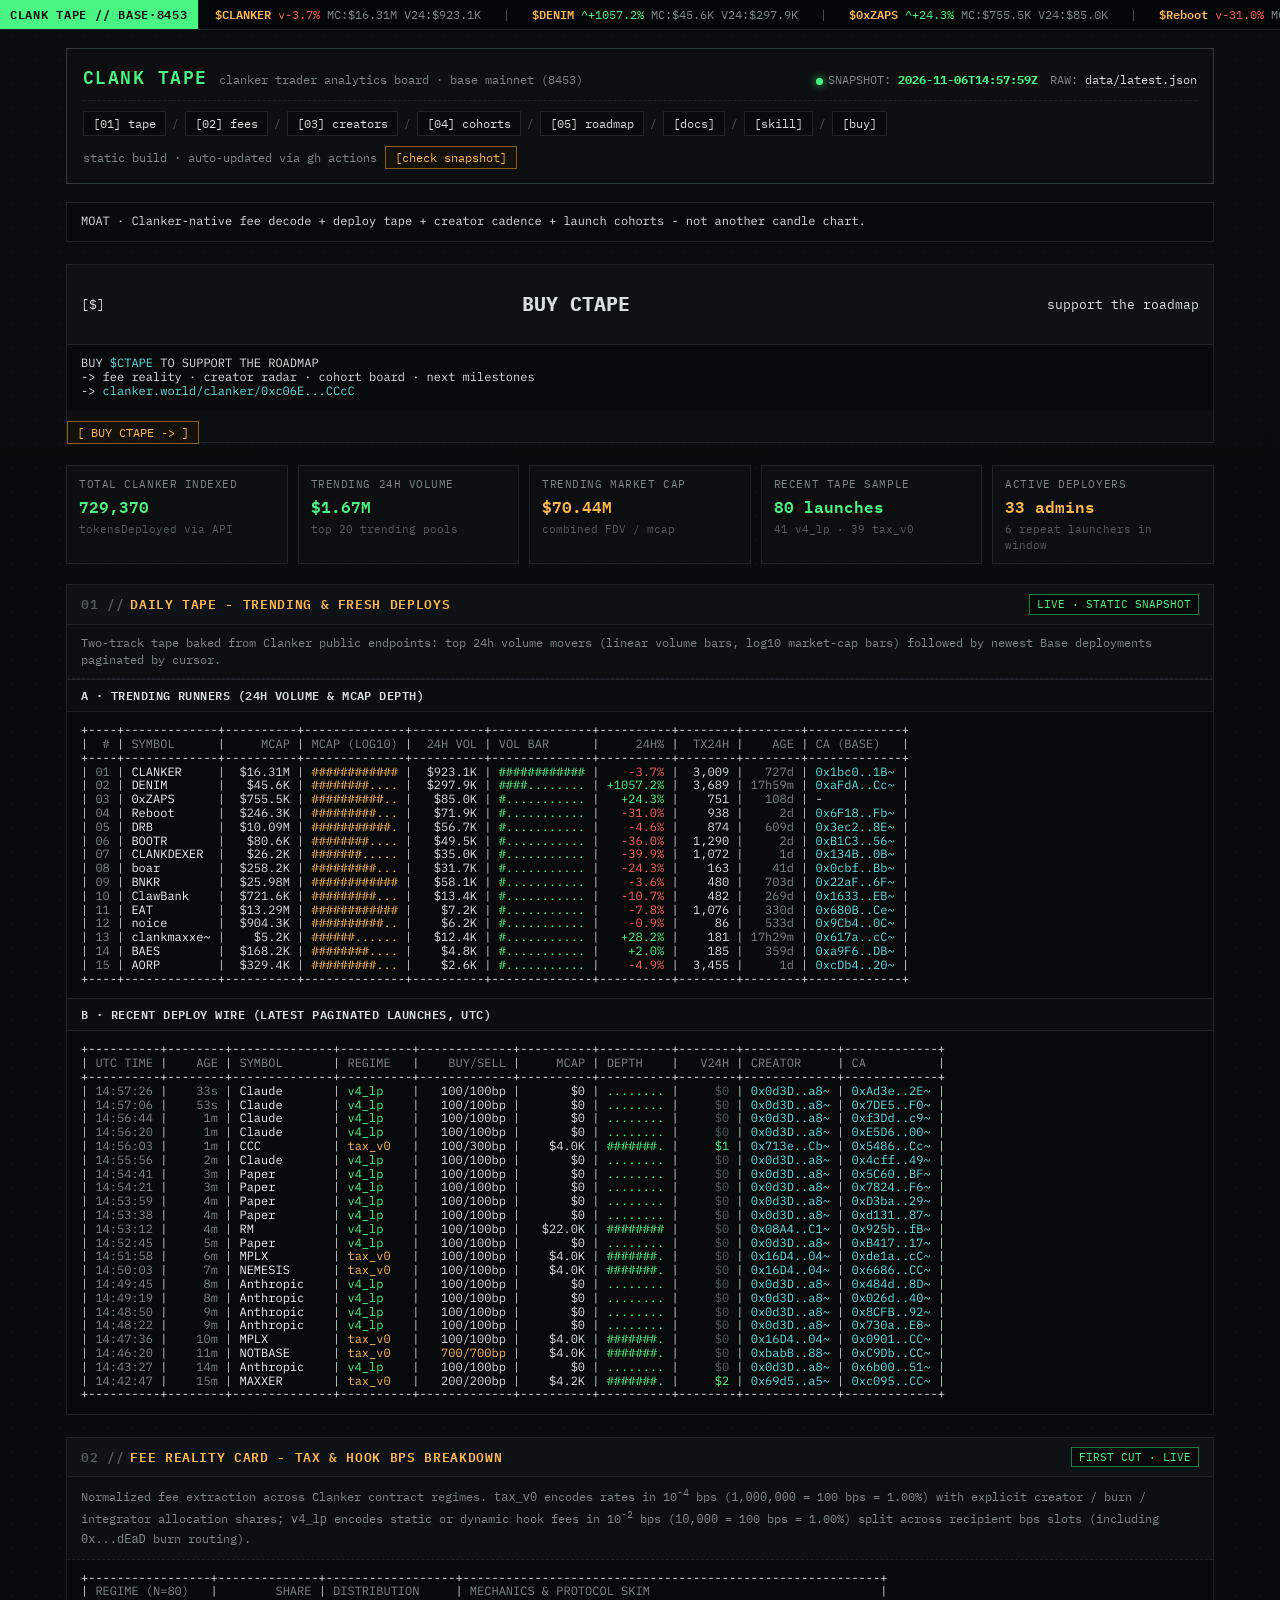
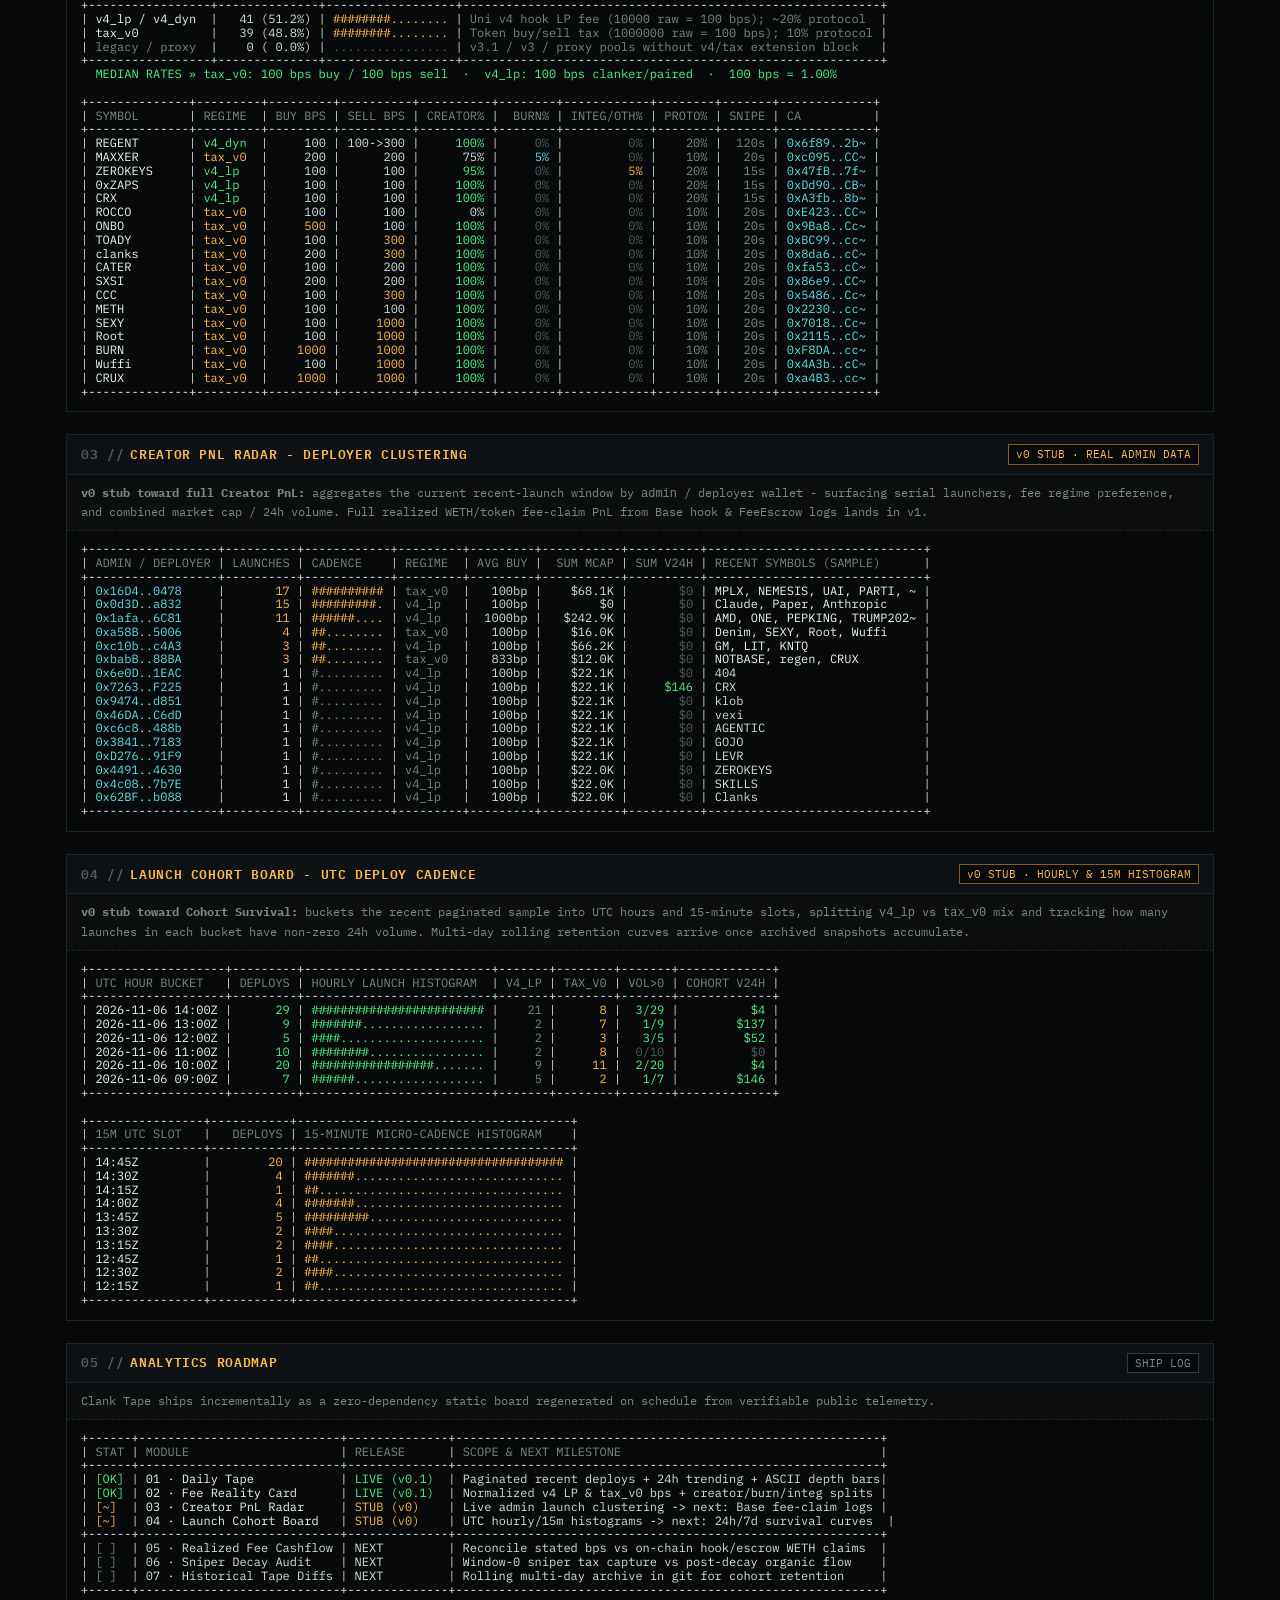
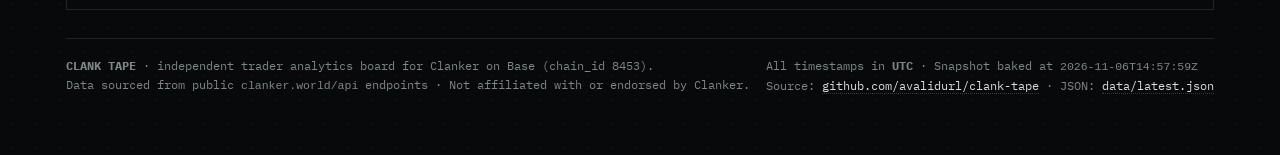
<file: index.html>
<!DOCTYPE html>
<html lang="en">
<head>
  <meta charset="utf-8" />
  <meta name="viewport" content="width=device-width, initial-scale=1" />
  <title>CLANK TAPE · Clanker Trader Analytics Board</title>
  <meta name="description" content="Clank Tape: ASCII terminal analytics board for Clanker launches on Base - Daily Tape, Fee Reality Card, Creator PnL Radar, and Launch Cohort Board." />
  <meta property="og:title" content="CLANK TAPE · Clanker Trader Analytics Board" />
  <meta property="og:description" content="Continuous ASCII tape for Clanker deploys, fee/tax reality in bps, creator launch clustering, and UTC launch cohorts on Base." />
  <meta name="theme-color" content="#08090a" />
  <link rel="preconnect" href="https://fonts.googleapis.com" />
  <link rel="preconnect" href="https://fonts.gstatic.com" crossorigin />
  <link href="https://fonts.googleapis.com/css2?family=IBM+Plex+Mono:wght@400;500;600&display=swap" rel="stylesheet" />
  <link rel="stylesheet" href="style.css" />
</head>
<body>
  <div class="scanlines" aria-hidden="true"></div>

  <!-- Continuous Ticker Ribbon -->
  <div class="tape-ribbon" role="region" aria-label="Trending Clanker ticker tape">
    <span class="tape-badge">CLANK TAPE // BASE·8453</span>
    <div class="marquee-viewport">
      <div class="marquee-track" id="marquee-track"><span class="tick-item"><span class="tick-sym">$CLANKER</span> <span class="tick-dn">v-3.7%</span> <span class="c-dim">MC:$16.31M V24:$923.1K</span><span class="tick-sep">|</span></span><span class="tick-item"><span class="tick-sym">$DENIM</span> <span class="tick-up">^+1057.2%</span> <span class="c-dim">MC:$45.6K V24:$297.9K</span><span class="tick-sep">|</span></span><span class="tick-item"><span class="tick-sym">$0xZAPS</span> <span class="tick-up">^+24.3%</span> <span class="c-dim">MC:$755.5K V24:$85.0K</span><span class="tick-sep">|</span></span><span class="tick-item"><span class="tick-sym">$Reboot</span> <span class="tick-dn">v-31.0%</span> <span class="c-dim">MC:$246.3K V24:$71.9K</span><span class="tick-sep">|</span></span><span class="tick-item"><span class="tick-sym">$DRB</span> <span class="tick-dn">v-4.6%</span> <span class="c-dim">MC:$10.09M V24:$56.7K</span><span class="tick-sep">|</span></span><span class="tick-item"><span class="tick-sym">$BOOTR</span> <span class="tick-dn">v-36.0%</span> <span class="c-dim">MC:$80.6K V24:$49.5K</span><span class="tick-sep">|</span></span><span class="tick-item"><span class="tick-sym">$CLANKDEXER</span> <span class="tick-dn">v-39.9%</span> <span class="c-dim">MC:$26.2K V24:$35.0K</span><span class="tick-sep">|</span></span><span class="tick-item"><span class="tick-sym">$boar</span> <span class="tick-dn">v-24.3%</span> <span class="c-dim">MC:$258.2K V24:$31.7K</span><span class="tick-sep">|</span></span><span class="tick-item"><span class="tick-sym">$BNKR</span> <span class="tick-dn">v-3.6%</span> <span class="c-dim">MC:$25.98M V24:$58.1K</span><span class="tick-sep">|</span></span><span class="tick-item"><span class="tick-sym">$ClawBank</span> <span class="tick-dn">v-10.7%</span> <span class="c-dim">MC:$721.6K V24:$13.4K</span><span class="tick-sep">|</span></span><span class="tick-item"><span class="tick-sym">$EAT</span> <span class="tick-dn">v-7.8%</span> <span class="c-dim">MC:$13.29M V24:$7.2K</span><span class="tick-sep">|</span></span><span class="tick-item"><span class="tick-sym">$noice</span> <span class="tick-dn">v-0.9%</span> <span class="c-dim">MC:$904.3K V24:$6.2K</span><span class="tick-sep">|</span></span><span class="tick-item"><span class="tick-sym">$clankmaxxers</span> <span class="tick-up">^+28.2%</span> <span class="c-dim">MC:$5.2K V24:$12.4K</span><span class="tick-sep">|</span></span><span class="tick-item"><span class="tick-sym">$BAES</span> <span class="tick-up">^+2.0%</span> <span class="c-dim">MC:$168.2K V24:$4.8K</span><span class="tick-sep">|</span></span><span class="tick-item"><span class="tick-sym">$AORP</span> <span class="tick-dn">v-4.9%</span> <span class="c-dim">MC:$329.4K V24:$2.6K</span><span class="tick-sep">|</span></span><span class="tick-item"><span class="tick-sym">$JUNO</span> <span class="tick-dn">v-16.6%</span> <span class="c-dim">MC:$93.0K V24:$3.5K</span><span class="tick-sep">|</span></span><span class="tick-item"><span class="tick-sym">$CLANKER</span> <span class="tick-dn">v-3.7%</span> <span class="c-dim">MC:$16.31M V24:$923.1K</span><span class="tick-sep">|</span></span><span class="tick-item"><span class="tick-sym">$DENIM</span> <span class="tick-up">^+1057.2%</span> <span class="c-dim">MC:$45.6K V24:$297.9K</span><span class="tick-sep">|</span></span><span class="tick-item"><span class="tick-sym">$0xZAPS</span> <span class="tick-up">^+24.3%</span> <span class="c-dim">MC:$755.5K V24:$85.0K</span><span class="tick-sep">|</span></span><span class="tick-item"><span class="tick-sym">$Reboot</span> <span class="tick-dn">v-31.0%</span> <span class="c-dim">MC:$246.3K V24:$71.9K</span><span class="tick-sep">|</span></span><span class="tick-item"><span class="tick-sym">$DRB</span> <span class="tick-dn">v-4.6%</span> <span class="c-dim">MC:$10.09M V24:$56.7K</span><span class="tick-sep">|</span></span><span class="tick-item"><span class="tick-sym">$BOOTR</span> <span class="tick-dn">v-36.0%</span> <span class="c-dim">MC:$80.6K V24:$49.5K</span><span class="tick-sep">|</span></span><span class="tick-item"><span class="tick-sym">$CLANKDEXER</span> <span class="tick-dn">v-39.9%</span> <span class="c-dim">MC:$26.2K V24:$35.0K</span><span class="tick-sep">|</span></span><span class="tick-item"><span class="tick-sym">$boar</span> <span class="tick-dn">v-24.3%</span> <span class="c-dim">MC:$258.2K V24:$31.7K</span><span class="tick-sep">|</span></span><span class="tick-item"><span class="tick-sym">$BNKR</span> <span class="tick-dn">v-3.6%</span> <span class="c-dim">MC:$25.98M V24:$58.1K</span><span class="tick-sep">|</span></span><span class="tick-item"><span class="tick-sym">$ClawBank</span> <span class="tick-dn">v-10.7%</span> <span class="c-dim">MC:$721.6K V24:$13.4K</span><span class="tick-sep">|</span></span><span class="tick-item"><span class="tick-sym">$EAT</span> <span class="tick-dn">v-7.8%</span> <span class="c-dim">MC:$13.29M V24:$7.2K</span><span class="tick-sep">|</span></span><span class="tick-item"><span class="tick-sym">$noice</span> <span class="tick-dn">v-0.9%</span> <span class="c-dim">MC:$904.3K V24:$6.2K</span><span class="tick-sep">|</span></span><span class="tick-item"><span class="tick-sym">$clankmaxxers</span> <span class="tick-up">^+28.2%</span> <span class="c-dim">MC:$5.2K V24:$12.4K</span><span class="tick-sep">|</span></span><span class="tick-item"><span class="tick-sym">$BAES</span> <span class="tick-up">^+2.0%</span> <span class="c-dim">MC:$168.2K V24:$4.8K</span><span class="tick-sep">|</span></span><span class="tick-item"><span class="tick-sym">$AORP</span> <span class="tick-dn">v-4.9%</span> <span class="c-dim">MC:$329.4K V24:$2.6K</span><span class="tick-sep">|</span></span><span class="tick-item"><span class="tick-sym">$JUNO</span> <span class="tick-dn">v-16.6%</span> <span class="c-dim">MC:$93.0K V24:$3.5K</span><span class="tick-sep">|</span></span></div>
    </div>
  </div>

  <div class="shell">
    <header class="masthead" id="top">
      <div class="masthead-top">
        <div class="brand-block">
          <h1 class="brand-title">CLANK TAPE</h1>
          <span class="brand-sub">clanker trader analytics board · base mainnet (8453)</span>
        </div>
        <div class="status-cluster">
          <span><span class="dot-live"></span>SNAPSHOT: <strong id="snap-ts" class="c-grn">2026-11-06T14:57:59Z</strong></span>
          <span>RAW: <a href="data/latest.json">data/latest.json</a></span>
        </div>
      </div>

      <div class="nav-bar">
        <nav class="nav-links" aria-label="Board sections">
          <a href="#tape">[01] tape</a>
          <span class="sep">/</span>
          <a href="#fees">[02] fees</a>
          <span class="sep">/</span>
          <a href="#creators">[03] creators</a>
          <span class="sep">/</span>
          <a href="#cohorts">[04] cohorts</a>
          <span class="sep">/</span>
          <a href="#roadmap">[05] roadmap</a>
          <span class="sep">/</span>
          <a href="docs/">[docs]</a>
          <span class="sep">/</span>
          <a href="skill/skill.md">[skill]</a>
          <span class="sep">/</span>
          <a href="#buy">[buy]</a>
        </nav>
        <div class="refresh-controls">
          <span id="refresh-note">static build · auto-updated via gh actions</span>
          <button type="button" class="btn-term" id="btn-check-json" title="Re-read committed data/latest.json">[check snapshot]</button>
        </div>
      </div>
    </header>

    <section class="panel moat-strip" id="moat" aria-label="Moat">
      <pre class="ascii-wrap">MOAT · Clanker-native fee decode + deploy tape + creator cadence + launch cohorts - not another candle chart.</pre>
    </section>

    
    <section class="panel stake-cta" id="buy" aria-label="Support the roadmap">
      <div class="panel-head">
        <span class="panel-tag">[$]</span>
        <h2>BUY CTAPE</h2>
        <span class="panel-meta">support the roadmap</span>
      </div>
      <pre class="ascii-wrap">BUY <a href="https://clanker.world/clanker/0xc06E100b577013248e094D44B77dd436fb4DCCcC" target="_blank" rel="noopener">$CTAPE</a> TO SUPPORT THE ROADMAP
-> fee reality · creator radar · cohort board · next milestones
-> <a href="https://clanker.world/clanker/0xc06E100b577013248e094D44B77dd436fb4DCCcC" target="_blank" rel="noopener">clanker.world/clanker/0xc06E...CCcC</a></pre>
      <p class="cta-row" style="margin:12px 0 0;"><a class="btn-term" href="https://clanker.world/clanker/0xc06E100b577013248e094D44B77dd436fb4DCCcC" target="_blank" rel="noopener">[ BUY CTAPE -> ]</a></p>
    </section>

<!-- Dense Terminal KPI Strip -->
    <section class="kpi-strip" aria-label="Snapshot summary metrics">
      <div class="kpi-cell">
        <span class="kpi-label">Total Clanker Indexed</span>
        <span class="kpi-val" id="kpi-total">729,370</span>
        <span class="kpi-sub">tokensDeployed via API</span>
      </div>
      <div class="kpi-cell">
        <span class="kpi-label">Trending 24h Volume</span>
        <span class="kpi-val" id="kpi-tvol">$1.67M</span>
        <span class="kpi-sub">top 20 trending pools</span>
      </div>
      <div class="kpi-cell">
        <span class="kpi-label">Trending Market Cap</span>
        <span class="kpi-val amber" id="kpi-tmcap">$70.44M</span>
        <span class="kpi-sub">combined FDV / mcap</span>
      </div>
      <div class="kpi-cell">
        <span class="kpi-label">Recent Tape Sample</span>
        <span class="kpi-val" id="kpi-sample">80 launches</span>
        <span class="kpi-sub">41 v4_lp · 39 tax_v0</span>
      </div>
      <div class="kpi-cell">
        <span class="kpi-label">Active Deployers</span>
        <span class="kpi-val amber" id="kpi-creators">33 admins</span>
        <span class="kpi-sub">6 repeat launchers in window</span>
      </div>
    </section>

    <!-- 01: DAILY TAPE -->
    <section id="tape" class="panel">
      <div class="panel-head">
        <h2 class="panel-title"><span class="idx">01 //</span>DAILY TAPE - TRENDING &amp; FRESH DEPLOYS</h2>
        <span class="tag tag-live">LIVE · STATIC SNAPSHOT</span>
      </div>
      <p class="panel-note">
        Two-track tape baked from Clanker public endpoints: top 24h volume movers (linear volume bars, log10 market-cap bars) followed by newest Base deployments paginated by cursor.
      </p>
      <div class="sub-head">A · TRENDING RUNNERS (24H VOLUME &amp; MCAP DEPTH)</div>
      <pre class="ascii-wrap" aria-label="Trending Clanker tokens table">+----+-------------+----------+--------------+----------+--------------+----------+--------+--------+-------------+
| <span class="c-dim"> #</span> | <span class="c-dim">SYMBOL     </span> | <span class="c-dim">    MCAP</span> | <span class="c-dim">MCAP (LOG10)</span> | <span class="c-dim"> 24H VOL</span> | <span class="c-dim">VOL BAR     </span> | <span class="c-dim">    24H%</span> | <span class="c-dim"> TX24H</span> | <span class="c-dim">   AGE</span> | <span class="c-dim">CA (BASE)  </span> |
+----+-------------+----------+--------------+----------+--------------+----------+--------+--------+-------------+
| <span class="c-dim">01</span> | <span class="c-bld">CLANKER    </span> |  $16.31M | <span class="c-amb">############</span> |  $923.1K | <span class="c-grn">############</span> | <span class="c-red">   -3.7%</span> |  3,009 | <span class="c-dim">  727d</span> | <a href="https://www.clanker.world/clanker/0x1bc0c42215582d5A085795f4baDbaC3ff36d1Bcb" target="_blank" rel="noopener">0x1bc0..1B~</a> |
| <span class="c-dim">02</span> | <span class="c-bld">DENIM      </span> |   $45.6K | <span class="c-amb">########....</span> |  $297.9K | <span class="c-grn">####........</span> | <span class="c-grn">+1057.2%</span> |  3,689 | <span class="c-dim">17h59m</span> | <a href="https://www.clanker.world/clanker/0xaFdA71A7060018Bb052c73CAC5881f059fFeCccC" target="_blank" rel="noopener">0xaFdA..Cc~</a> |
| <span class="c-dim">03</span> | <span class="c-bld">0xZAPS     </span> |  $755.5K | <span class="c-amb">##########..</span> |   $85.0K | <span class="c-grn">#...........</span> | <span class="c-grn">  +24.3%</span> |    751 | <span class="c-dim">  108d</span> | -           |
| <span class="c-dim">04</span> | <span class="c-bld">Reboot     </span> |  $246.3K | <span class="c-amb">#########...</span> |   $71.9K | <span class="c-grn">#...........</span> | <span class="c-red">  -31.0%</span> |    938 | <span class="c-dim">    2d</span> | <a href="https://www.clanker.world/clanker/0x6F18277E5566090Ad8Ab35e401ce9155739BFb07" target="_blank" rel="noopener">0x6F18..Fb~</a> |
| <span class="c-dim">05</span> | <span class="c-bld">DRB        </span> |  $10.09M | <span class="c-amb">###########.</span> |   $56.7K | <span class="c-grn">#...........</span> | <span class="c-red">   -4.6%</span> |    874 | <span class="c-dim">  609d</span> | <a href="https://www.clanker.world/clanker/0x3ec2156D4c0A9CBdAB4a016633b7BcF6a8d68Ea2" target="_blank" rel="noopener">0x3ec2..8E~</a> |
| <span class="c-dim">06</span> | <span class="c-bld">BOOTR      </span> |   $80.6K | <span class="c-amb">########....</span> |   $49.5K | <span class="c-grn">#...........</span> | <span class="c-red">  -36.0%</span> |  1,290 | <span class="c-dim">    2d</span> | <a href="https://www.clanker.world/clanker/0xB1C3a6ac90E324c4072aD4B2a71c5d9382F9565c" target="_blank" rel="noopener">0xB1C3..56~</a> |
| <span class="c-dim">07</span> | <span class="c-bld">CLANKDEXER </span> |   $26.2K | <span class="c-amb">#######.....</span> |   $35.0K | <span class="c-grn">#...........</span> | <span class="c-red">  -39.9%</span> |  1,072 | <span class="c-dim">    1d</span> | <a href="https://www.clanker.world/clanker/0x134BA967D5973baaFCD5aBBf459B91efF34e0B07" target="_blank" rel="noopener">0x134B..0B~</a> |
| <span class="c-dim">08</span> | <span class="c-bld">boar       </span> |  $258.2K | <span class="c-amb">#########...</span> |   $31.7K | <span class="c-grn">#...........</span> | <span class="c-red">  -24.3%</span> |    163 | <span class="c-dim">   41d</span> | <a href="https://www.clanker.world/clanker/0x0cbf291Ba052174879d90bf781dF1A5F2BC5Bb07" target="_blank" rel="noopener">0x0cbf..Bb~</a> |
| <span class="c-dim">09</span> | <span class="c-bld">BNKR       </span> |  $25.98M | <span class="c-amb">############</span> |   $58.1K | <span class="c-grn">#...........</span> | <span class="c-red">   -3.6%</span> |    480 | <span class="c-dim">  703d</span> | <a href="https://www.clanker.world/clanker/0x22aF33FE49fD1Fa80c7149773dDe5890D3c76F3b" target="_blank" rel="noopener">0x22aF..6F~</a> |
| <span class="c-dim">10</span> | <span class="c-bld">ClawBank   </span> |  $721.6K | <span class="c-amb">#########...</span> |   $13.4K | <span class="c-grn">#...........</span> | <span class="c-red">  -10.7%</span> |    482 | <span class="c-dim">  269d</span> | <a href="https://www.clanker.world/clanker/0x16332535E2c27da578bC2e82bEb09Ce9d3C8EB07" target="_blank" rel="noopener">0x1633..EB~</a> |
| <span class="c-dim">11</span> | <span class="c-bld">EAT        </span> |  $13.29M | <span class="c-amb">############</span> |    $7.2K | <span class="c-grn">#...........</span> | <span class="c-red">   -7.8%</span> |  1,076 | <span class="c-dim">  330d</span> | <a href="https://www.clanker.world/clanker/0x680BC6ed5c7222E2f29bdBc87f8E8f3400D8Ce04" target="_blank" rel="noopener">0x680B..Ce~</a> |
| <span class="c-dim">12</span> | <span class="c-bld">noice      </span> |  $904.3K | <span class="c-amb">##########..</span> |    $6.2K | <span class="c-grn">#...........</span> | <span class="c-red">   -0.9%</span> |     86 | <span class="c-dim">  533d</span> | <a href="https://www.clanker.world/clanker/0x9Cb41FD9dC6891BAe8187029461bfAADF6CC0C69" target="_blank" rel="noopener">0x9Cb4..0C~</a> |
| <span class="c-dim">13</span> | <span class="c-bld">clankmaxxe~</span> |    $5.2K | <span class="c-amb">######......</span> |   $12.4K | <span class="c-grn">#...........</span> | <span class="c-grn">  +28.2%</span> |    181 | <span class="c-dim">17h29m</span> | <a href="https://www.clanker.world/clanker/0x617aB533899a096DA13d454D6AF7D3876E72cCCc" target="_blank" rel="noopener">0x617a..cC~</a> |
| <span class="c-dim">14</span> | <span class="c-bld">BAES       </span> |  $168.2K | <span class="c-amb">########....</span> |    $4.8K | <span class="c-grn">#...........</span> | <span class="c-grn">   +2.0%</span> |    185 | <span class="c-dim">  359d</span> | <a href="https://www.clanker.world/clanker/0xa9F6d9EcA1F803854A13CECad0f21d43e007DB07" target="_blank" rel="noopener">0xa9F6..DB~</a> |
| <span class="c-dim">15</span> | <span class="c-bld">AORP       </span> |  $329.4K | <span class="c-amb">#########...</span> |    $2.6K | <span class="c-grn">#...........</span> | <span class="c-red">   -4.9%</span> |  3,455 | <span class="c-dim">    1d</span> | <a href="https://www.clanker.world/clanker/0xcDb4F0511E6D4709ca18a6D2632242De7ac32078" target="_blank" rel="noopener">0xcDb4..20~</a> |
+----+-------------+----------+--------------+----------+--------------+----------+--------+--------+-------------+</pre>
      <div class="sub-head">B · RECENT DEPLOY WIRE (LATEST PAGINATED LAUNCHES, UTC)</div>
      <pre class="ascii-wrap" aria-label="Recent Clanker launches table">+----------+--------+--------------+----------+-------------+----------+----------+--------+-------------+-------------+
| <span class="c-dim">UTC TIME</span> | <span class="c-dim">   AGE</span> | <span class="c-dim">SYMBOL      </span> | <span class="c-dim">REGIME  </span> | <span class="c-dim">   BUY/SELL</span> | <span class="c-dim">    MCAP</span> | <span class="c-dim">DEPTH   </span> | <span class="c-dim">  V24H</span> | <span class="c-dim">CREATOR    </span> | <span class="c-dim">CA         </span> |
+----------+--------+--------------+----------+-------------+----------+----------+--------+-------------+-------------+
| <span class="c-dim">14:57:26</span> | <span class="c-dim">   33s</span> | <span class="c-bld">Claude      </span> | <span class="c-grn">v4_lp   </span> |   100/100bp |       $0 | <span class="c-grn">........</span> | <span class="c-mut">    $0</span> | <a href="https://basescan.org/address/0x0d3D619Ed86971328A3d8698CB233846b73ba832" target="_blank" rel="noopener">0x0d3D..a8~</a> | <a href="https://www.clanker.world/clanker/0xAd3ecDD49c1aFd9CCbEe2eFDa689b841E47F2E10" target="_blank" rel="noopener">0xAd3e..2E~</a> |
| <span class="c-dim">14:57:06</span> | <span class="c-dim">   53s</span> | <span class="c-bld">Claude      </span> | <span class="c-grn">v4_lp   </span> |   100/100bp |       $0 | <span class="c-grn">........</span> | <span class="c-mut">    $0</span> | <a href="https://basescan.org/address/0x0d3D619Ed86971328A3d8698CB233846b73ba832" target="_blank" rel="noopener">0x0d3D..a8~</a> | <a href="https://www.clanker.world/clanker/0x7DE5699D584cd6cC1E22A7dA3D603808eAc7F088" target="_blank" rel="noopener">0x7DE5..F0~</a> |
| <span class="c-dim">14:56:44</span> | <span class="c-dim">    1m</span> | <span class="c-bld">Claude      </span> | <span class="c-grn">v4_lp   </span> |   100/100bp |       $0 | <span class="c-grn">........</span> | <span class="c-mut">    $0</span> | <a href="https://basescan.org/address/0x0d3D619Ed86971328A3d8698CB233846b73ba832" target="_blank" rel="noopener">0x0d3D..a8~</a> | <a href="https://www.clanker.world/clanker/0xf3Dd8ff1F7982C2eB34f3424Ec2f256c0c81c982" target="_blank" rel="noopener">0xf3Dd..c9~</a> |
| <span class="c-dim">14:56:20</span> | <span class="c-dim">    1m</span> | <span class="c-bld">Claude      </span> | <span class="c-grn">v4_lp   </span> |   100/100bp |       $0 | <span class="c-grn">........</span> | <span class="c-mut">    $0</span> | <a href="https://basescan.org/address/0x0d3D619Ed86971328A3d8698CB233846b73ba832" target="_blank" rel="noopener">0x0d3D..a8~</a> | <a href="https://www.clanker.world/clanker/0xE5D695977AF45211506497E6Ee26cD5718380038" target="_blank" rel="noopener">0xE5D6..00~</a> |
| <span class="c-dim">14:56:03</span> | <span class="c-dim">    1m</span> | <span class="c-bld">CCC         </span> | <span class="c-amb">tax_v0  </span> |   100/300bp |    $4.0K | <span class="c-grn">#######.</span> | <span class="c-grn">    $1</span> | <a href="https://basescan.org/address/0x713eF09F124b37740595a36B2AF7bA0c3b77Cb62" target="_blank" rel="noopener">0x713e..Cb~</a> | <a href="https://www.clanker.world/clanker/0x54867CC95e1240d3dB424c6166379862C529CcCC" target="_blank" rel="noopener">0x5486..Cc~</a> |
| <span class="c-dim">14:55:56</span> | <span class="c-dim">    2m</span> | <span class="c-bld">Claude      </span> | <span class="c-grn">v4_lp   </span> |   100/100bp |       $0 | <span class="c-grn">........</span> | <span class="c-mut">    $0</span> | <a href="https://basescan.org/address/0x0d3D619Ed86971328A3d8698CB233846b73ba832" target="_blank" rel="noopener">0x0d3D..a8~</a> | <a href="https://www.clanker.world/clanker/0x4cff77D5A2155ED9a4c0eC33Baf338C4f0c84975" target="_blank" rel="noopener">0x4cff..49~</a> |
| <span class="c-dim">14:54:41</span> | <span class="c-dim">    3m</span> | <span class="c-bld">Paper       </span> | <span class="c-grn">v4_lp   </span> |   100/100bp |       $0 | <span class="c-grn">........</span> | <span class="c-mut">    $0</span> | <a href="https://basescan.org/address/0x0d3D619Ed86971328A3d8698CB233846b73ba832" target="_blank" rel="noopener">0x0d3D..a8~</a> | <a href="https://www.clanker.world/clanker/0x5C60F479D91263aB262bc8DaC44Feb4aceBaBF0b" target="_blank" rel="noopener">0x5C60..BF~</a> |
| <span class="c-dim">14:54:21</span> | <span class="c-dim">    3m</span> | <span class="c-bld">Paper       </span> | <span class="c-grn">v4_lp   </span> |   100/100bp |       $0 | <span class="c-grn">........</span> | <span class="c-mut">    $0</span> | <a href="https://basescan.org/address/0x0d3D619Ed86971328A3d8698CB233846b73ba832" target="_blank" rel="noopener">0x0d3D..a8~</a> | <a href="https://www.clanker.world/clanker/0x782482d8c2EEDaDFC971c0802b32B5883FfBF615" target="_blank" rel="noopener">0x7824..F6~</a> |
| <span class="c-dim">14:53:59</span> | <span class="c-dim">    4m</span> | <span class="c-bld">Paper       </span> | <span class="c-grn">v4_lp   </span> |   100/100bp |       $0 | <span class="c-grn">........</span> | <span class="c-mut">    $0</span> | <a href="https://basescan.org/address/0x0d3D619Ed86971328A3d8698CB233846b73ba832" target="_blank" rel="noopener">0x0d3D..a8~</a> | <a href="https://www.clanker.world/clanker/0xD3ba51D639fB703c95893a19e936c963dC8c29ae" target="_blank" rel="noopener">0xD3ba..29~</a> |
| <span class="c-dim">14:53:38</span> | <span class="c-dim">    4m</span> | <span class="c-bld">Paper       </span> | <span class="c-grn">v4_lp   </span> |   100/100bp |       $0 | <span class="c-grn">........</span> | <span class="c-mut">    $0</span> | <a href="https://basescan.org/address/0x0d3D619Ed86971328A3d8698CB233846b73ba832" target="_blank" rel="noopener">0x0d3D..a8~</a> | <a href="https://www.clanker.world/clanker/0xd131AF895c5D5B37C19Fb4fe58A4AeAA9Fe487AA" target="_blank" rel="noopener">0xd131..87~</a> |
| <span class="c-dim">14:53:12</span> | <span class="c-dim">    4m</span> | <span class="c-bld">RM          </span> | <span class="c-grn">v4_lp   </span> |   100/100bp |   $22.0K | <span class="c-grn">########</span> | <span class="c-mut">    $0</span> | <a href="https://basescan.org/address/0x08A460dfFeeFE1D5adB0424d7813F7472094C1aE" target="_blank" rel="noopener">0x08A4..C1~</a> | <a href="https://www.clanker.world/clanker/0x925bDD659e3Cd5B8238FB76796BE61608c81fB07" target="_blank" rel="noopener">0x925b..fB~</a> |
| <span class="c-dim">14:52:45</span> | <span class="c-dim">    5m</span> | <span class="c-bld">Paper       </span> | <span class="c-grn">v4_lp   </span> |   100/100bp |       $0 | <span class="c-grn">........</span> | <span class="c-mut">    $0</span> | <a href="https://basescan.org/address/0x0d3D619Ed86971328A3d8698CB233846b73ba832" target="_blank" rel="noopener">0x0d3D..a8~</a> | <a href="https://www.clanker.world/clanker/0xB4177308AC84CD9E7c0D2e9f7E211371b31d1715" target="_blank" rel="noopener">0xB417..17~</a> |
| <span class="c-dim">14:51:58</span> | <span class="c-dim">    6m</span> | <span class="c-bld">MPLX        </span> | <span class="c-amb">tax_v0  </span> |   100/100bp |    $4.0K | <span class="c-grn">#######.</span> | <span class="c-mut">    $0</span> | <a href="https://basescan.org/address/0x16D4e81E840d00F4135f13d3273967B1D4d00478" target="_blank" rel="noopener">0x16D4..04~</a> | <a href="https://www.clanker.world/clanker/0xde1a1C45B36Fff29Fc4916120C64d7ca14A4cCcC" target="_blank" rel="noopener">0xde1a..cC~</a> |
| <span class="c-dim">14:50:03</span> | <span class="c-dim">    7m</span> | <span class="c-bld">NEMESIS     </span> | <span class="c-amb">tax_v0  </span> |   100/100bp |    $4.0K | <span class="c-grn">#######.</span> | <span class="c-mut">    $0</span> | <a href="https://basescan.org/address/0x16D4e81E840d00F4135f13d3273967B1D4d00478" target="_blank" rel="noopener">0x16D4..04~</a> | <a href="https://www.clanker.world/clanker/0x6686f0660b1f04aC5cBbE7348ca4C82e1c26CCCC" target="_blank" rel="noopener">0x6686..CC~</a> |
| <span class="c-dim">14:49:45</span> | <span class="c-dim">    8m</span> | <span class="c-bld">Anthropic   </span> | <span class="c-grn">v4_lp   </span> |   100/100bp |       $0 | <span class="c-grn">........</span> | <span class="c-mut">    $0</span> | <a href="https://basescan.org/address/0x0d3D619Ed86971328A3d8698CB233846b73ba832" target="_blank" rel="noopener">0x0d3D..a8~</a> | <a href="https://www.clanker.world/clanker/0x484d2e86971f544BE54204E5630aB4EE6e978D30" target="_blank" rel="noopener">0x484d..8D~</a> |
| <span class="c-dim">14:49:19</span> | <span class="c-dim">    8m</span> | <span class="c-bld">Anthropic   </span> | <span class="c-grn">v4_lp   </span> |   100/100bp |       $0 | <span class="c-grn">........</span> | <span class="c-mut">    $0</span> | <a href="https://basescan.org/address/0x0d3D619Ed86971328A3d8698CB233846b73ba832" target="_blank" rel="noopener">0x0d3D..a8~</a> | <a href="https://www.clanker.world/clanker/0x026d3704BBDfE300a9C271Af473ecd56257D4072" target="_blank" rel="noopener">0x026d..40~</a> |
| <span class="c-dim">14:48:50</span> | <span class="c-dim">    9m</span> | <span class="c-bld">Anthropic   </span> | <span class="c-grn">v4_lp   </span> |   100/100bp |       $0 | <span class="c-grn">........</span> | <span class="c-mut">    $0</span> | <a href="https://basescan.org/address/0x0d3D619Ed86971328A3d8698CB233846b73ba832" target="_blank" rel="noopener">0x0d3D..a8~</a> | <a href="https://www.clanker.world/clanker/0x8CFBb76c8eA2E84E7c7955C91B4127bB88fC92cB" target="_blank" rel="noopener">0x8CFB..92~</a> |
| <span class="c-dim">14:48:22</span> | <span class="c-dim">    9m</span> | <span class="c-bld">Anthropic   </span> | <span class="c-grn">v4_lp   </span> |   100/100bp |       $0 | <span class="c-grn">........</span> | <span class="c-mut">    $0</span> | <a href="https://basescan.org/address/0x0d3D619Ed86971328A3d8698CB233846b73ba832" target="_blank" rel="noopener">0x0d3D..a8~</a> | <a href="https://www.clanker.world/clanker/0x730a7E0Cf3E89bb3b9f8c5A7d646694F0985E834" target="_blank" rel="noopener">0x730a..E8~</a> |
| <span class="c-dim">14:47:36</span> | <span class="c-dim">   10m</span> | <span class="c-bld">MPLX        </span> | <span class="c-amb">tax_v0  </span> |   100/100bp |    $4.0K | <span class="c-grn">#######.</span> | <span class="c-mut">    $0</span> | <a href="https://basescan.org/address/0x16D4e81E840d00F4135f13d3273967B1D4d00478" target="_blank" rel="noopener">0x16D4..04~</a> | <a href="https://www.clanker.world/clanker/0x09018747b07d940D288E48902509c9196F7cCCCc" target="_blank" rel="noopener">0x0901..CC~</a> |
| <span class="c-dim">14:46:20</span> | <span class="c-dim">   11m</span> | <span class="c-bld">NOTBASE     </span> | <span class="c-amb">tax_v0  </span> | <span class="c-amb">  700/700bp</span> |    $4.0K | <span class="c-grn">#######.</span> | <span class="c-mut">    $0</span> | <a href="https://basescan.org/address/0xbabB7BE0B5d6871331CBEf588AE95695df8088BA" target="_blank" rel="noopener">0xbabB..88~</a> | <a href="https://www.clanker.world/clanker/0xC9Db22ccb7D221691c27B4679288f9b822D4CCCc" target="_blank" rel="noopener">0xC9Db..CC~</a> |
| <span class="c-dim">14:43:27</span> | <span class="c-dim">   14m</span> | <span class="c-bld">Anthropic   </span> | <span class="c-grn">v4_lp   </span> |   100/100bp |       $0 | <span class="c-grn">........</span> | <span class="c-mut">    $0</span> | <a href="https://basescan.org/address/0x0d3D619Ed86971328A3d8698CB233846b73ba832" target="_blank" rel="noopener">0x0d3D..a8~</a> | <a href="https://www.clanker.world/clanker/0x6b0017F86C3f263404354E844D399D220D185169" target="_blank" rel="noopener">0x6b00..51~</a> |
| <span class="c-dim">14:42:47</span> | <span class="c-dim">   15m</span> | <span class="c-bld">MAXXER      </span> | <span class="c-amb">tax_v0  </span> |   200/200bp |    $4.2K | <span class="c-grn">#######.</span> | <span class="c-grn">    $2</span> | <a href="https://basescan.org/address/0x69d55E46c9a1f0ac390FFC0F5597C3dBE2E6a555" target="_blank" rel="noopener">0x69d5..a5~</a> | <a href="https://www.clanker.world/clanker/0xc09500Be0e3A16F105b0ad73028634b7F338CCCc" target="_blank" rel="noopener">0xc095..CC~</a> |
+----------+--------+--------------+----------+-------------+----------+----------+--------+-------------+-------------+</pre>
    </section>

    <!-- 02: FEE REALITY CARD -->
    <section id="fees" class="panel">
      <div class="panel-head">
        <h2 class="panel-title"><span class="idx">02 //</span>FEE REALITY CARD - TAX &amp; HOOK BPS BREAKDOWN</h2>
        <span class="tag tag-live">FIRST CUT · LIVE</span>
      </div>
      <p class="panel-note">
        Normalized fee extraction across Clanker contract regimes. <code>tax_v0</code> encodes rates in 10<sup>-4</sup> bps (<code>1,000,000</code> = 100 bps = 1.00%) with explicit creator / burn / integrator allocation shares; <code>v4_lp</code> encodes static or dynamic hook fees in 10<sup>-2</sup> bps (<code>10,000</code> = 100 bps = 1.00%) split across recipient bps slots (including <code>0x...dEaD</code> burn routing).
      </p>
      <pre class="ascii-wrap" aria-label="Fee reality summary and per-token bps breakdown">+-----------------+--------------+------------------+----------------------------------------------------------+
| <span class="c-dim">REGIME (N=80)  </span> | <span class="c-dim">       SHARE</span> | <span class="c-dim">DISTRIBUTION    </span> | <span class="c-dim">MECHANICS &amp; PROTOCOL SKIM                               </span> |
+-----------------+--------------+------------------+----------------------------------------------------------+
| <span class="c-bld">v4_lp / v4_dyn </span> |   41 (51.2%) | <span class="c-amb">########........</span> | <span class="c-dim">Uni v4 hook LP fee (10000 raw = 100 bps); ~20% protocol </span> |
| <span class="c-bld">tax_v0         </span> |   39 (48.8%) | <span class="c-amb">########........</span> | <span class="c-dim">Token buy/sell tax (1000000 raw = 100 bps); 10% protocol</span> |
| <span class="c-dim">legacy / proxy </span> |    0 ( 0.0%) | <span class="c-mut">................</span> | <span class="c-dim">v3.1 / v3 / proxy pools without v4/tax extension block  </span> |
+-----------------+--------------+------------------+----------------------------------------------------------+
<span class="c-grn">  MEDIAN RATES » tax_v0: 100 bps buy / 100 bps sell  ·  v4_lp: 100 bps clanker/paired  ·  100 bps = 1.00%</span>

+--------------+---------+---------+----------+----------+--------+------------+--------+-------+-------------+
| <span class="c-dim">SYMBOL      </span> | <span class="c-dim">REGIME </span> | <span class="c-dim">BUY BPS</span> | <span class="c-dim">SELL BPS</span> | <span class="c-dim">CREATOR%</span> | <span class="c-dim"> BURN%</span> | <span class="c-dim">INTEG/OTH%</span> | <span class="c-dim">PROTO%</span> | <span class="c-dim">SNIPE</span> | <span class="c-dim">CA         </span> |
+--------------+---------+---------+----------+----------+--------+------------+--------+-------+-------------+
| <span class="c-bld">REGENT      </span> | <span class="c-grn">v4_dyn </span> |     100 | 100-&gt;300 | <span class="c-grn">    100%</span> | <span class="c-mut">    0%</span> | <span class="c-mut">        0%</span> | <span class="c-dim">   20%</span> | <span class="c-dim"> 120s</span> | <a href="https://www.clanker.world/clanker/0x6f89bcA4eA5931EdFCB09786267b251DeE752b07" target="_blank" rel="noopener">0x6f89..2b~</a> |
| <span class="c-bld">MAXXER      </span> | <span class="c-amb">tax_v0 </span> |     200 |      200 |      75% | <span class="c-cyn">    5%</span> | <span class="c-mut">        0%</span> | <span class="c-dim">   10%</span> | <span class="c-dim">  20s</span> | <a href="https://www.clanker.world/clanker/0xc09500Be0e3A16F105b0ad73028634b7F338CCCc" target="_blank" rel="noopener">0xc095..CC~</a> |
| <span class="c-bld">ZEROKEYS    </span> | <span class="c-grn">v4_lp  </span> |     100 |      100 | <span class="c-grn">     95%</span> | <span class="c-mut">    0%</span> | <span class="c-amb">        5%</span> | <span class="c-dim">   20%</span> | <span class="c-dim">  15s</span> | <a href="https://www.clanker.world/clanker/0x47fBe7Be9b82552f332206E0391e0eD928797fE6" target="_blank" rel="noopener">0x47fB..7f~</a> |
| <span class="c-bld">0xZAPS      </span> | <span class="c-grn">v4_lp  </span> |     100 |      100 | <span class="c-grn">    100%</span> | <span class="c-mut">    0%</span> | <span class="c-mut">        0%</span> | <span class="c-dim">   20%</span> | <span class="c-dim">  15s</span> | <a href="https://www.clanker.world/clanker/0xDd90bFa4adC7F4401E611AbaC692D939F9F4CB07" target="_blank" rel="noopener">0xDd90..CB~</a> |
| <span class="c-bld">CRX         </span> | <span class="c-grn">v4_lp  </span> |     100 |      100 | <span class="c-grn">    100%</span> | <span class="c-mut">    0%</span> | <span class="c-mut">        0%</span> | <span class="c-dim">   20%</span> | <span class="c-dim">  15s</span> | <a href="https://www.clanker.world/clanker/0xA3fbB2E9833648640D7f11E92830B25a44378b07" target="_blank" rel="noopener">0xA3fb..8b~</a> |
| <span class="c-bld">ROCCO       </span> | <span class="c-amb">tax_v0 </span> |     100 |      100 |       0% | <span class="c-mut">    0%</span> | <span class="c-mut">        0%</span> | <span class="c-dim">   10%</span> | <span class="c-dim">  20s</span> | <a href="https://www.clanker.world/clanker/0xE423D6EcFe57aF394D683449aFe8a968a672CCcC" target="_blank" rel="noopener">0xE423..CC~</a> |
| <span class="c-bld">ONBO        </span> | <span class="c-amb">tax_v0 </span> | <span class="c-amb">    500</span> |      100 | <span class="c-grn">    100%</span> | <span class="c-mut">    0%</span> | <span class="c-mut">        0%</span> | <span class="c-dim">   10%</span> | <span class="c-dim">  20s</span> | <a href="https://www.clanker.world/clanker/0x9Ba8B634E051d04760D195A8807031db1004Cccc" target="_blank" rel="noopener">0x9Ba8..Cc~</a> |
| <span class="c-bld">TOADY       </span> | <span class="c-amb">tax_v0 </span> |     100 | <span class="c-amb">     300</span> | <span class="c-grn">    100%</span> | <span class="c-mut">    0%</span> | <span class="c-mut">        0%</span> | <span class="c-dim">   10%</span> | <span class="c-dim">  20s</span> | <a href="https://www.clanker.world/clanker/0xBC9955965b089ffe907eA68c4b80ACBD1DafccCc" target="_blank" rel="noopener">0xBC99..cc~</a> |
| <span class="c-bld">clanks      </span> | <span class="c-amb">tax_v0 </span> |     200 | <span class="c-amb">     300</span> | <span class="c-grn">    100%</span> | <span class="c-mut">    0%</span> | <span class="c-mut">        0%</span> | <span class="c-dim">   10%</span> | <span class="c-dim">  20s</span> | <a href="https://www.clanker.world/clanker/0x8da669a3B585Eb91dc5711A03F34544aa558cCCC" target="_blank" rel="noopener">0x8da6..cC~</a> |
| <span class="c-bld">CATER       </span> | <span class="c-amb">tax_v0 </span> |     100 |      200 | <span class="c-grn">    100%</span> | <span class="c-mut">    0%</span> | <span class="c-mut">        0%</span> | <span class="c-dim">   10%</span> | <span class="c-dim">  20s</span> | <a href="https://www.clanker.world/clanker/0xfa53454B86370871A8013F0D0376Cf93b417cCCc" target="_blank" rel="noopener">0xfa53..cC~</a> |
| <span class="c-bld">SXSI        </span> | <span class="c-amb">tax_v0 </span> |     200 |      200 | <span class="c-grn">    100%</span> | <span class="c-mut">    0%</span> | <span class="c-mut">        0%</span> | <span class="c-dim">   10%</span> | <span class="c-dim">  20s</span> | <a href="https://www.clanker.world/clanker/0x86e942118B23Fb1ad4e48629fF828275AcE7CCCC" target="_blank" rel="noopener">0x86e9..CC~</a> |
| <span class="c-bld">CCC         </span> | <span class="c-amb">tax_v0 </span> |     100 | <span class="c-amb">     300</span> | <span class="c-grn">    100%</span> | <span class="c-mut">    0%</span> | <span class="c-mut">        0%</span> | <span class="c-dim">   10%</span> | <span class="c-dim">  20s</span> | <a href="https://www.clanker.world/clanker/0x54867CC95e1240d3dB424c6166379862C529CcCC" target="_blank" rel="noopener">0x5486..Cc~</a> |
| <span class="c-bld">METH        </span> | <span class="c-amb">tax_v0 </span> |     100 |      100 | <span class="c-grn">    100%</span> | <span class="c-mut">    0%</span> | <span class="c-mut">        0%</span> | <span class="c-dim">   10%</span> | <span class="c-dim">  20s</span> | <a href="https://www.clanker.world/clanker/0x2230baC15db5852a1B723EC980521F36d4b2ccCc" target="_blank" rel="noopener">0x2230..cc~</a> |
| <span class="c-bld">SEXY        </span> | <span class="c-amb">tax_v0 </span> |     100 | <span class="c-amb">    1000</span> | <span class="c-grn">    100%</span> | <span class="c-mut">    0%</span> | <span class="c-mut">        0%</span> | <span class="c-dim">   10%</span> | <span class="c-dim">  20s</span> | <a href="https://www.clanker.world/clanker/0x70186A62d34EA8646Ecf0be5aB969af4F1DFCcCc" target="_blank" rel="noopener">0x7018..Cc~</a> |
| <span class="c-bld">Root        </span> | <span class="c-amb">tax_v0 </span> |     100 | <span class="c-amb">    1000</span> | <span class="c-grn">    100%</span> | <span class="c-mut">    0%</span> | <span class="c-mut">        0%</span> | <span class="c-dim">   10%</span> | <span class="c-dim">  20s</span> | <a href="https://www.clanker.world/clanker/0x21158B76910e0E672A344CB07B50A67B65A0cCcC" target="_blank" rel="noopener">0x2115..cC~</a> |
| <span class="c-bld">BURN        </span> | <span class="c-amb">tax_v0 </span> | <span class="c-amb">   1000</span> | <span class="c-amb">    1000</span> | <span class="c-grn">    100%</span> | <span class="c-mut">    0%</span> | <span class="c-mut">        0%</span> | <span class="c-dim">   10%</span> | <span class="c-dim">  20s</span> | <a href="https://www.clanker.world/clanker/0xF8DA65a19301485861792C7E5607741E6404ccCc" target="_blank" rel="noopener">0xF8DA..cc~</a> |
| <span class="c-bld">Wuffi       </span> | <span class="c-amb">tax_v0 </span> |     100 | <span class="c-amb">    1000</span> | <span class="c-grn">    100%</span> | <span class="c-mut">    0%</span> | <span class="c-mut">        0%</span> | <span class="c-dim">   10%</span> | <span class="c-dim">  20s</span> | <a href="https://www.clanker.world/clanker/0x4A3b69E86D5760Ef4397a2b1D26C72b0443bcCcc" target="_blank" rel="noopener">0x4A3b..cC~</a> |
| <span class="c-bld">CRUX        </span> | <span class="c-amb">tax_v0 </span> | <span class="c-amb">   1000</span> | <span class="c-amb">    1000</span> | <span class="c-grn">    100%</span> | <span class="c-mut">    0%</span> | <span class="c-mut">        0%</span> | <span class="c-dim">   10%</span> | <span class="c-dim">  20s</span> | <a href="https://www.clanker.world/clanker/0xa4B32CDdBbF884b82D18312Bd903923d22aBcccc" target="_blank" rel="noopener">0xa4B3..cc~</a> |
+--------------+---------+---------+----------+----------+--------+------------+--------+-------+-------------+</pre>
    </section>

    <!-- 03: CREATOR PNL RADAR -->
    <section id="creators" class="panel">
      <div class="panel-head">
        <h2 class="panel-title"><span class="idx">03 //</span>CREATOR PNL RADAR - DEPLOYER CLUSTERING</h2>
        <span class="tag tag-v0">v0 STUB · REAL ADMIN DATA</span>
      </div>
      <p class="panel-note">
        <strong>v0 stub toward full Creator PnL:</strong> aggregates the current recent-launch window by <code>admin</code> / deployer wallet - surfacing serial launchers, fee regime preference, and combined market cap / 24h volume. Full realized WETH/token fee-claim PnL from Base hook &amp; FeeEscrow logs lands in v1.
      </p>
      <pre class="ascii-wrap" aria-label="Creator launch aggregation table">+------------------+----------+------------+---------+---------+-----------+----------+------------------------------+
| <span class="c-dim">ADMIN / DEPLOYER</span> | <span class="c-dim">LAUNCHES</span> | <span class="c-dim">CADENCE   </span> | <span class="c-dim">REGIME </span> | <span class="c-dim">AVG BUY</span> | <span class="c-dim"> SUM MCAP</span> | <span class="c-dim">SUM V24H</span> | <span class="c-dim">RECENT SYMBOLS (SAMPLE)     </span> |
+------------------+----------+------------+---------+---------+-----------+----------+------------------------------+
| <a href="https://basescan.org/address/0x16D4e81E840d00F4135f13d3273967B1D4d00478" target="_blank" rel="noopener">0x16D4..0478</a>     | <span class="c-amb">      17</span> | <span class="c-amb">##########</span> | <span class="c-dim">tax_v0 </span> |   100bp |    $68.1K | <span class="c-mut">      $0</span> | <span class="c-bld">MPLX, NEMESIS, UAI, PARTI, ~</span> |
| <a href="https://basescan.org/address/0x0d3D619Ed86971328A3d8698CB233846b73ba832" target="_blank" rel="noopener">0x0d3D..a832</a>     | <span class="c-amb">      15</span> | <span class="c-amb">#########.</span> | <span class="c-dim">v4_lp  </span> |   100bp |        $0 | <span class="c-mut">      $0</span> | <span class="c-bld">Claude, Paper, Anthropic    </span> |
| <a href="https://basescan.org/address/0x1afab1f6B0D565544EffB26fCA7D6b5e9CB46C81" target="_blank" rel="noopener">0x1afa..6C81</a>     | <span class="c-amb">      11</span> | <span class="c-amb">######....</span> | <span class="c-dim">v4_lp  </span> |  1000bp |   $242.9K | <span class="c-mut">      $0</span> | <span class="c-bld">AMD, ONE, PEPKING, TRUMP202~</span> |
| <a href="https://basescan.org/address/0xa58Bf693957734088eBF379fAeFc6f2215bf5006" target="_blank" rel="noopener">0xa58B..5006</a>     | <span class="c-amb">       4</span> | <span class="c-amb">##........</span> | <span class="c-dim">tax_v0 </span> |   100bp |    $16.0K | <span class="c-mut">      $0</span> | <span class="c-bld">Denim, SEXY, Root, Wuffi    </span> |
| <a href="https://basescan.org/address/0xc10b29B9C9da241fc0D98a1900e8c58148D3c4A3" target="_blank" rel="noopener">0xc10b..c4A3</a>     | <span class="c-amb">       3</span> | <span class="c-amb">##........</span> | <span class="c-dim">v4_lp  </span> |   100bp |    $66.2K | <span class="c-mut">      $0</span> | <span class="c-bld">GM, LIT, KNTQ               </span> |
| <a href="https://basescan.org/address/0xbabB7BE0B5d6871331CBEf588AE95695df8088BA" target="_blank" rel="noopener">0xbabB..88BA</a>     | <span class="c-amb">       3</span> | <span class="c-amb">##........</span> | <span class="c-dim">tax_v0 </span> |   833bp |    $12.0K | <span class="c-mut">      $0</span> | <span class="c-bld">NOTBASE, regen, CRUX        </span> |
| <a href="https://basescan.org/address/0x6e0D0FaC881A6266B7F295E17D755B6170261EAC" target="_blank" rel="noopener">0x6e0D..1EAC</a>     |        1 | <span class="c-dim">#.........</span> | <span class="c-dim">v4_lp  </span> |   100bp |    $22.1K | <span class="c-mut">      $0</span> | 404                          |
| <a href="https://basescan.org/address/0x726370Fcdb0270712d140B9Fd2BD9E1C2b29F225" target="_blank" rel="noopener">0x7263..F225</a>     |        1 | <span class="c-dim">#.........</span> | <span class="c-dim">v4_lp  </span> |   100bp |    $22.1K | <span class="c-grn">    $146</span> | CRX                          |
| <a href="https://basescan.org/address/0x9474944bfF9849c3DD353f7D83d867B5479Ad851" target="_blank" rel="noopener">0x9474..d851</a>     |        1 | <span class="c-dim">#.........</span> | <span class="c-dim">v4_lp  </span> |   100bp |    $22.1K | <span class="c-mut">      $0</span> | klob                         |
| <a href="https://basescan.org/address/0x46DAC3E958E985f932458deafE6D08C4463CC6dD" target="_blank" rel="noopener">0x46DA..C6dD</a>     |        1 | <span class="c-dim">#.........</span> | <span class="c-dim">v4_lp  </span> |   100bp |    $22.1K | <span class="c-mut">      $0</span> | vexi                         |
| <a href="https://basescan.org/address/0xc6c8bc7810AAfb5Fe86D161bdE4d96302857488b" target="_blank" rel="noopener">0xc6c8..488b</a>     |        1 | <span class="c-dim">#.........</span> | <span class="c-dim">v4_lp  </span> |   100bp |    $22.1K | <span class="c-mut">      $0</span> | AGENTIC                      |
| <a href="https://basescan.org/address/0x38410E050f23a2f47Ee0ee8b6967D83619EC7183" target="_blank" rel="noopener">0x3841..7183</a>     |        1 | <span class="c-dim">#.........</span> | <span class="c-dim">v4_lp  </span> |   100bp |    $22.1K | <span class="c-mut">      $0</span> | GOJO                         |
| <a href="https://basescan.org/address/0xD276a6Ed6fAde51FF277a6E2672B6c4df43691F9" target="_blank" rel="noopener">0xD276..91F9</a>     |        1 | <span class="c-dim">#.........</span> | <span class="c-dim">v4_lp  </span> |   100bp |    $22.1K | <span class="c-mut">      $0</span> | LEVR                         |
| <a href="https://basescan.org/address/0x4491f8bDBbaE664da02a582e56b4B0B1f1764630" target="_blank" rel="noopener">0x4491..4630</a>     |        1 | <span class="c-dim">#.........</span> | <span class="c-dim">v4_lp  </span> |   100bp |    $22.0K | <span class="c-mut">      $0</span> | ZEROKEYS                     |
| <a href="https://basescan.org/address/0x4c085b726893E0d9109eE1c04373a1FC90aa7b7E" target="_blank" rel="noopener">0x4c08..7b7E</a>     |        1 | <span class="c-dim">#.........</span> | <span class="c-dim">v4_lp  </span> |   100bp |    $22.0K | <span class="c-mut">      $0</span> | SKILLS                       |
| <a href="https://basescan.org/address/0x62BFF52c3ba6b534B9a223f9fAC2361DAC8fb088" target="_blank" rel="noopener">0x62BF..b088</a>     |        1 | <span class="c-dim">#.........</span> | <span class="c-dim">v4_lp  </span> |   100bp |    $22.0K | <span class="c-mut">      $0</span> | Clanks                       |
+------------------+----------+------------+---------+---------+-----------+----------+------------------------------+</pre>
    </section>

    <!-- 04: LAUNCH COHORT BOARD -->
    <section id="cohorts" class="panel">
      <div class="panel-head">
        <h2 class="panel-title"><span class="idx">04 //</span>LAUNCH COHORT BOARD - UTC DEPLOY CADENCE</h2>
        <span class="tag tag-v0">v0 STUB · HOURLY &amp; 15M HISTOGRAM</span>
      </div>
      <p class="panel-note">
        <strong>v0 stub toward Cohort Survival:</strong> buckets the recent paginated sample into UTC hours and 15-minute slots, splitting <code>v4_lp</code> vs <code>tax_v0</code> mix and tracking how many launches in each bucket have non-zero 24h volume. Multi-day rolling retention curves arrive once archived snapshots accumulate.
      </p>
      <pre class="ascii-wrap" aria-label="Launch cohort hourly and 15-minute ASCII histograms">+-------------------+---------+--------------------------+-------+--------+-------+-------------+
| <span class="c-dim">UTC HOUR BUCKET  </span> | <span class="c-dim">DEPLOYS</span> | <span class="c-dim">HOURLY LAUNCH HISTOGRAM </span> | <span class="c-dim">V4_LP</span> | <span class="c-dim">TAX_V0</span> | <span class="c-dim">VOL&gt;0</span> | <span class="c-dim">COHORT V24H</span> |
+-------------------+---------+--------------------------+-------+--------+-------+-------------+
| <span class="c-bld">2026-11-06 14:00Z</span> | <span class="c-grn">     29</span> | <span class="c-grn">########################</span> | <span class="c-dim">   21</span> | <span class="c-amb">     8</span> | <span class="c-grn"> 3/29</span> | <span class="c-grn">         $4</span> |
| <span class="c-bld">2026-11-06 13:00Z</span> | <span class="c-grn">      9</span> | <span class="c-grn">#######.................</span> | <span class="c-dim">    2</span> | <span class="c-amb">     7</span> | <span class="c-grn">  1/9</span> | <span class="c-grn">       $137</span> |
| <span class="c-bld">2026-11-06 12:00Z</span> | <span class="c-grn">      5</span> | <span class="c-grn">####....................</span> | <span class="c-dim">    2</span> | <span class="c-amb">     3</span> | <span class="c-grn">  3/5</span> | <span class="c-grn">        $52</span> |
| <span class="c-bld">2026-11-06 11:00Z</span> | <span class="c-grn">     10</span> | <span class="c-grn">########................</span> | <span class="c-dim">    2</span> | <span class="c-amb">     8</span> | <span class="c-mut"> 0/10</span> | <span class="c-mut">         $0</span> |
| <span class="c-bld">2026-11-06 10:00Z</span> | <span class="c-grn">     20</span> | <span class="c-grn">#################.......</span> | <span class="c-dim">    9</span> | <span class="c-amb">    11</span> | <span class="c-grn"> 2/20</span> | <span class="c-grn">         $4</span> |
| <span class="c-bld">2026-11-06 09:00Z</span> | <span class="c-grn">      7</span> | <span class="c-grn">######..................</span> | <span class="c-dim">    5</span> | <span class="c-amb">     2</span> | <span class="c-grn">  1/7</span> | <span class="c-grn">       $146</span> |
+-------------------+---------+--------------------------+-------+--------+-------+-------------+

+----------------+-----------+--------------------------------------+
| <span class="c-dim">15M UTC SLOT  </span> | <span class="c-dim">  DEPLOYS</span> | <span class="c-dim">15-MINUTE MICRO-CADENCE HISTOGRAM   </span> |
+----------------+-----------+--------------------------------------+
| <span class="c-bld">14:45Z        </span> | <span class="c-amb">       20</span> | <span class="c-amb">####################################</span> |
| <span class="c-bld">14:30Z        </span> | <span class="c-amb">        4</span> | <span class="c-amb">#######.............................</span> |
| <span class="c-bld">14:15Z        </span> | <span class="c-amb">        1</span> | <span class="c-amb">##..................................</span> |
| <span class="c-bld">14:00Z        </span> | <span class="c-amb">        4</span> | <span class="c-amb">#######.............................</span> |
| <span class="c-bld">13:45Z        </span> | <span class="c-amb">        5</span> | <span class="c-amb">#########...........................</span> |
| <span class="c-bld">13:30Z        </span> | <span class="c-amb">        2</span> | <span class="c-amb">####................................</span> |
| <span class="c-bld">13:15Z        </span> | <span class="c-amb">        2</span> | <span class="c-amb">####................................</span> |
| <span class="c-bld">12:45Z        </span> | <span class="c-amb">        1</span> | <span class="c-amb">##..................................</span> |
| <span class="c-bld">12:30Z        </span> | <span class="c-amb">        2</span> | <span class="c-amb">####................................</span> |
| <span class="c-bld">12:15Z        </span> | <span class="c-amb">        1</span> | <span class="c-amb">##..................................</span> |
+----------------+-----------+--------------------------------------+</pre>
    </section>

    <!-- 05: ROADMAP -->
    <section id="roadmap" class="panel">
      <div class="panel-head">
        <h2 class="panel-title"><span class="idx">05 //</span>ANALYTICS ROADMAP</h2>
        <span class="tag">SHIP LOG</span>
      </div>
      <p class="panel-note">
        Clank Tape ships incrementally as a zero-dependency static board regenerated on schedule from verifiable public telemetry.
      </p>
      <pre class="ascii-wrap" aria-label="Product roadmap status table">+------+----------------------------+--------------+-----------------------------------------------------------+
| <span class="c-dim">STAT</span> | <span class="c-dim">MODULE</span>                     | <span class="c-dim">RELEASE</span>      | <span class="c-dim">SCOPE &amp; NEXT MILESTONE</span>                                    |
+------+----------------------------+--------------+-----------------------------------------------------------+
| <span class="c-grn">[OK]</span> | <span class="c-bld">01 · Daily Tape</span>            | <span class="c-grn">LIVE (v0.1)</span>  | Paginated recent deploys + 24h trending + ASCII depth bars|
| <span class="c-grn">[OK]</span> | <span class="c-bld">02 · Fee Reality Card</span>      | <span class="c-grn">LIVE (v0.1)</span>  | Normalized v4 LP &amp; tax_v0 bps + creator/burn/integ splits |
| <span class="c-amb">[~]</span>  | <span class="c-bld">03 · Creator PnL Radar</span>     | <span class="c-amb">STUB (v0)</span>    | Live admin launch clustering -> next: Base fee-claim logs |
| <span class="c-amb">[~]</span>  | <span class="c-bld">04 · Launch Cohort Board</span>   | <span class="c-amb">STUB (v0)</span>    | UTC hourly/15m histograms -> next: 24h/7d survival curves  |
+------+----------------------------+--------------+-----------------------------------------------------------+
| <span class="c-dim">[ ]</span>  | 05 · Realized Fee Cashflow | NEXT         | Reconcile stated bps vs on-chain hook/escrow WETH claims  |
| <span class="c-dim">[ ]</span>  | 06 · Sniper Decay Audit    | NEXT         | Window-0 sniper tax capture vs post-decay organic flow    |
| <span class="c-dim">[ ]</span>  | 07 · Historical Tape Diffs | NEXT         | Rolling multi-day archive in git for cohort retention     |
+------+----------------------------+--------------+-----------------------------------------------------------+</pre>
    </section>

    <footer class="footer">
      <div>
        <p><strong>CLANK TAPE</strong> · independent trader analytics board for Clanker on Base (chain_id 8453).</p>
        <p>Data sourced from public <code>clanker.world/api</code> endpoints · Not affiliated with or endorsed by Clanker.</p>
      </div>
      <div>
        <p>All timestamps in <strong>UTC</strong> · Snapshot baked at <code>2026-11-06T14:57:59Z</code></p>
        <p>Source: <a href="https://github.com/avalidurl/clank-tape" target="_blank" rel="noopener">github.com/avalidurl/clank-tape</a> · JSON: <a href="data/latest.json">data/latest.json</a></p>
      </div>
    </footer>
  </div>

  <script>
    (function () {
      var btn = document.getElementById('btn-check-json');
      var note = document.getElementById('refresh-note');
      var snapTs = document.getElementById('snap-ts');
      if (!btn) return;
      btn.addEventListener('click', function () {
        note.textContent = 'checking data/latest.json...';
        fetch('data/latest.json?t=' + Date.now(), { cache: 'no-store' })
          .then(function (r) {
            if (!r.ok) throw new Error('HTTP ' + r.status);
            return r.json();
          })
          .then(function (d) {
            var remoteTs = d.generated_at || '';
            var curTs = (snapTs.textContent || '').trim();
            if (remoteTs && remoteTs !== curTs) {
              note.textContent = 'newer snapshot (' + remoteTs + ') - reloading...';
              window.location.reload();
            } else {
              var st = d.stats || {};
              note.textContent = 'up to date · ' + remoteTs + ' (' + (st.recent_sample_size || 0) + ' recent)';
            }
          })
          .catch(function (e) {
            note.textContent = 'static snapshot active (' + e.message + ')';
          });
      });
    })();
  </script>
</body>
</html>
</file>
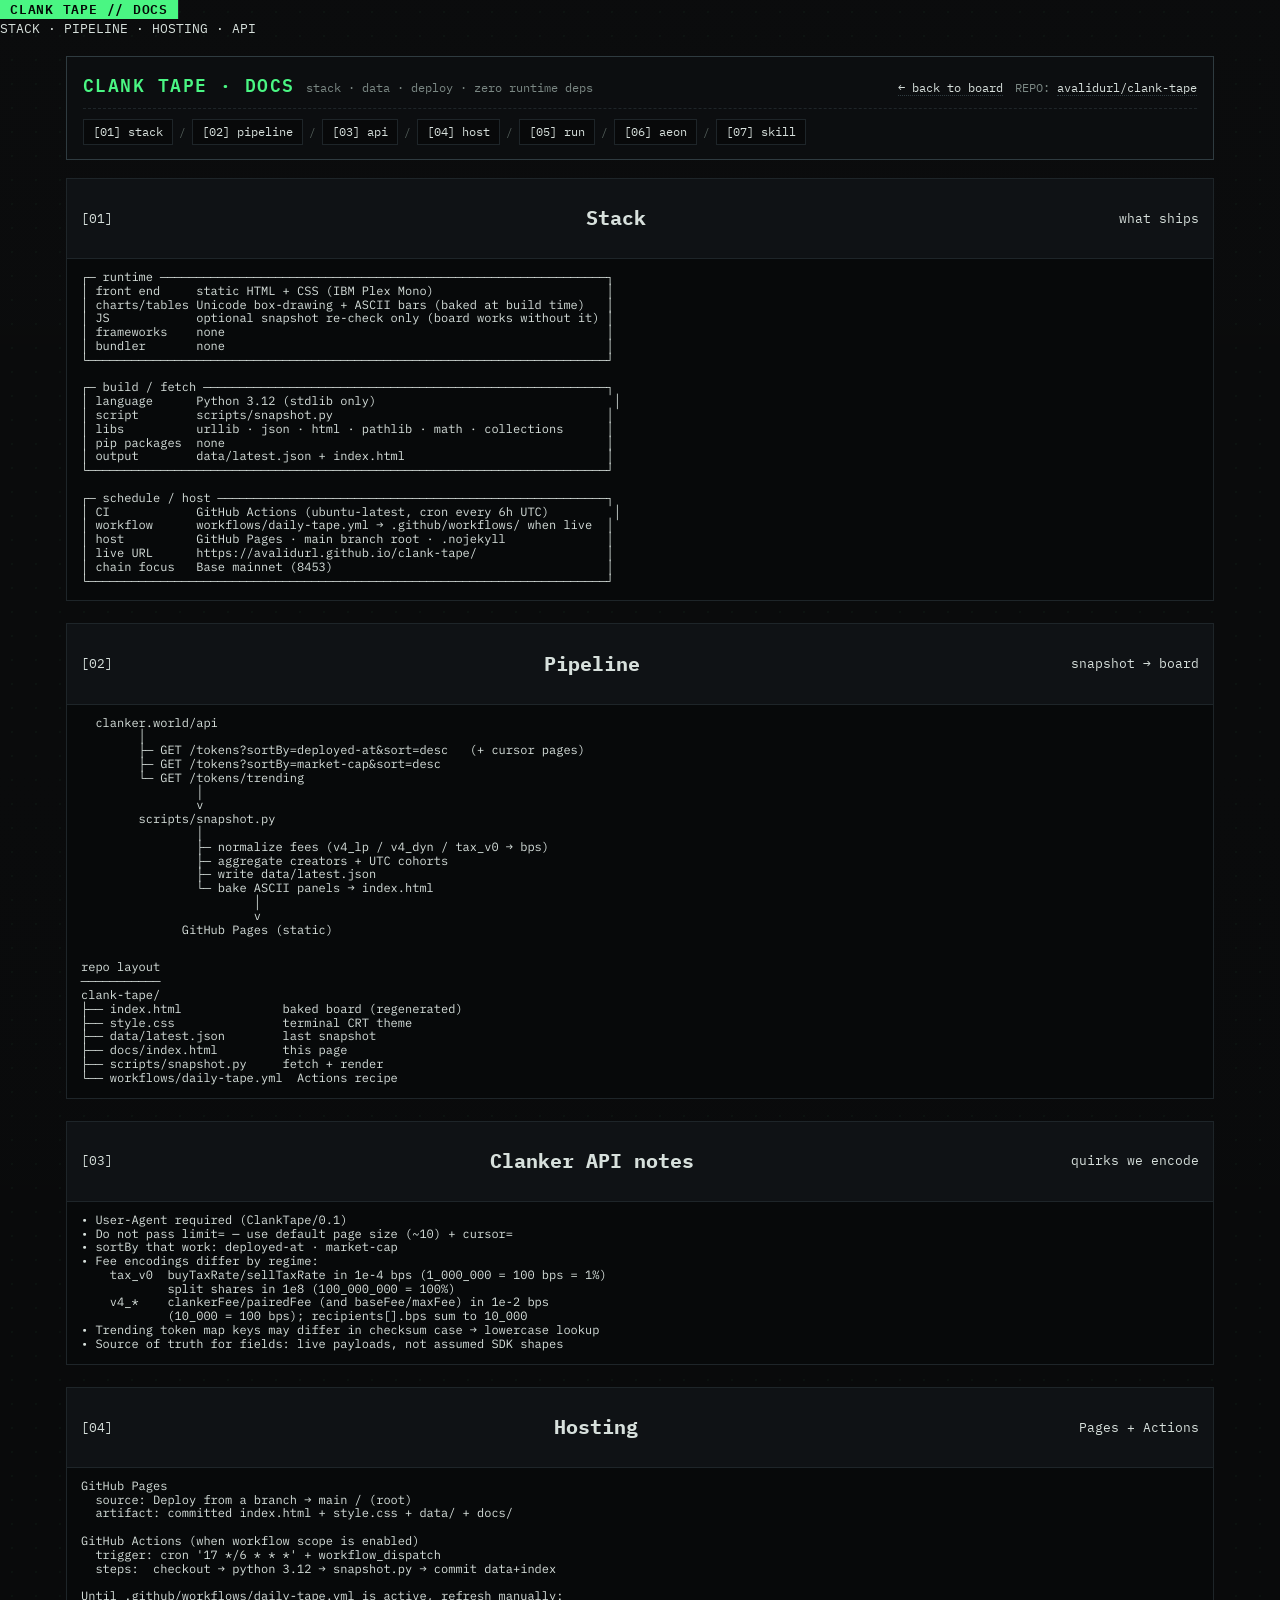
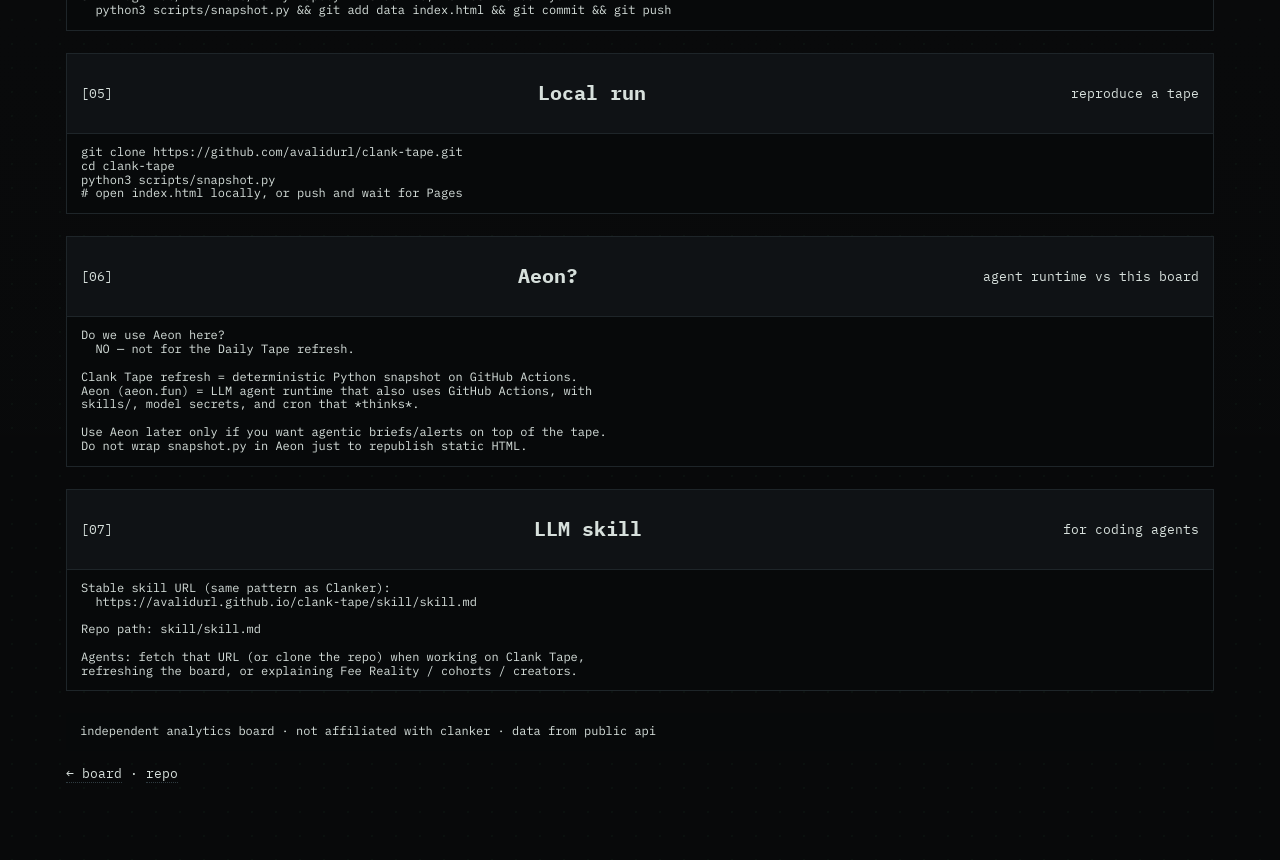
<file: docs/index.html>
<!DOCTYPE html>
<html lang="en">
<head>
  <meta charset="utf-8" />
  <meta name="viewport" content="width=device-width, initial-scale=1" />
  <title>CLANK TAPE · Docs / Stack</title>
  <meta name="description" content="Clank Tape stack, data pipeline, and hosting docs." />
  <meta name="theme-color" content="#08090a" />
  <link rel="preconnect" href="https://fonts.googleapis.com" />
  <link rel="preconnect" href="https://fonts.gstatic.com" crossorigin />
  <link href="https://fonts.googleapis.com/css2?family=IBM+Plex+Mono:wght@400;500;600&display=swap" rel="stylesheet" />
  <link rel="stylesheet" href="../style.css" />
</head>
<body>
  <div class="scanlines" aria-hidden="true"></div>
  <div class="tape-rail" aria-hidden="true">
    <span class="tape-badge">CLANK TAPE // DOCS</span>
    <div class="tape-track"><span class="tape-item">STACK · PIPELINE · HOSTING · API</span></div>
  </div>

  <div class="shell">
    <header class="masthead" id="top">
      <div class="masthead-top">
        <div class="brand-block">
          <h1 class="brand-title">CLANK TAPE · DOCS</h1>
          <span class="brand-sub">stack · data · deploy · zero runtime deps</span>
        </div>
        <div class="status-cluster">
          <span><a href="../">← back to board</a></span>
          <span>REPO: <a href="https://github.com/avalidurl/clank-tape" target="_blank" rel="noopener">avalidurl/clank-tape</a></span>
        </div>
      </div>
      <div class="nav-bar">
        <nav class="nav-links" aria-label="Docs sections">
          <a href="#stack">[01] stack</a>
          <span class="sep">/</span>
          <a href="#pipeline">[02] pipeline</a>
          <span class="sep">/</span>
          <a href="#api">[03] api</a>
          <span class="sep">/</span>
          <a href="#host">[04] host</a>
          <span class="sep">/</span>
          <a href="#run">[05] run</a>
          <span class="sep">/</span>
          <a href="#aeon">[06] aeon</a>
          <span class="sep">/</span>
          <a href="#skill">[07] skill</a>
        </nav>
      </div>
    </header>

    <section id="stack" class="panel">
      <div class="panel-head">
        <span class="panel-tag">[01]</span>
        <h2>Stack</h2>
        <span class="panel-meta">what ships</span>
      </div>
      <pre class="ascii-wrap">┌─ runtime ──────────────────────────────────────────────────────────────┐
│ front end     static HTML + CSS (IBM Plex Mono)                        │
│ charts/tables Unicode box-drawing + ASCII bars (baked at build time)   │
│ JS            optional snapshot re-check only (board works without it) │
│ frameworks    none                                                     │
│ bundler       none                                                     │
└────────────────────────────────────────────────────────────────────────┘

┌─ build / fetch ────────────────────────────────────────────────────────┐
│ language      Python 3.12 (stdlib only)                                 │
│ script        scripts/snapshot.py                                      │
│ libs          urllib · json · html · pathlib · math · collections      │
│ pip packages  none                                                     │
│ output        data/latest.json + index.html                            │
└────────────────────────────────────────────────────────────────────────┘

┌─ schedule / host ──────────────────────────────────────────────────────┐
│ CI            GitHub Actions (ubuntu-latest, cron every 6h UTC)         │
│ workflow      workflows/daily-tape.yml → .github/workflows/ when live  │
│ host          GitHub Pages · main branch root · .nojekyll              │
│ live URL      https://avalidurl.github.io/clank-tape/                  │
│ chain focus   Base mainnet (8453)                                      │
└────────────────────────────────────────────────────────────────────────┘</pre>
    </section>

    <section id="pipeline" class="panel">
      <div class="panel-head">
        <span class="panel-tag">[02]</span>
        <h2>Pipeline</h2>
        <span class="panel-meta">snapshot → board</span>
      </div>
      <pre class="ascii-wrap">  clanker.world/api
        │
        ├─ GET /tokens?sortBy=deployed-at&amp;sort=desc   (+ cursor pages)
        ├─ GET /tokens?sortBy=market-cap&amp;sort=desc
        └─ GET /tokens/trending
                │
                v
        scripts/snapshot.py
                │
                ├─ normalize fees (v4_lp / v4_dyn / tax_v0 → bps)
                ├─ aggregate creators + UTC cohorts
                ├─ write data/latest.json
                └─ bake ASCII panels → index.html
                        │
                        v
              GitHub Pages (static)</pre>
      <pre class="ascii-wrap">repo layout
───────────
clank-tape/
├── index.html              baked board (regenerated)
├── style.css               terminal CRT theme
├── data/latest.json        last snapshot
├── docs/index.html         this page
├── scripts/snapshot.py     fetch + render
└── workflows/daily-tape.yml  Actions recipe</pre>
    </section>

    <section id="api" class="panel">
      <div class="panel-head">
        <span class="panel-tag">[03]</span>
        <h2>Clanker API notes</h2>
        <span class="panel-meta">quirks we encode</span>
      </div>
      <pre class="ascii-wrap">• User-Agent required (ClankTape/0.1)
• Do not pass limit= — use default page size (~10) + cursor=
• sortBy that work: deployed-at · market-cap
• Fee encodings differ by regime:
    tax_v0  buyTaxRate/sellTaxRate in 1e-4 bps (1_000_000 = 100 bps = 1%)
            split shares in 1e8 (100_000_000 = 100%)
    v4_*    clankerFee/pairedFee (and baseFee/maxFee) in 1e-2 bps
            (10_000 = 100 bps); recipients[].bps sum to 10_000
• Trending token map keys may differ in checksum case → lowercase lookup
• Source of truth for fields: live payloads, not assumed SDK shapes</pre>
    </section>

    <section id="host" class="panel">
      <div class="panel-head">
        <span class="panel-tag">[04]</span>
        <h2>Hosting</h2>
        <span class="panel-meta">Pages + Actions</span>
      </div>
      <pre class="ascii-wrap">GitHub Pages
  source: Deploy from a branch → main / (root)
  artifact: committed index.html + style.css + data/ + docs/

GitHub Actions (when workflow scope is enabled)
  trigger: cron '17 */6 * * *' + workflow_dispatch
  steps:  checkout → python 3.12 → snapshot.py → commit data+index

Until .github/workflows/daily-tape.yml is active, refresh manually:
  python3 scripts/snapshot.py &amp;&amp; git add data index.html &amp;&amp; git commit &amp;&amp; git push</pre>
    </section>

    <section id="run" class="panel">
      <div class="panel-head">
        <span class="panel-tag">[05]</span>
        <h2>Local run</h2>
        <span class="panel-meta">reproduce a tape</span>
      </div>
      <pre class="ascii-wrap">git clone https://github.com/avalidurl/clank-tape.git
cd clank-tape
python3 scripts/snapshot.py
# open index.html locally, or push and wait for Pages</pre>
    </section>


    <section id="aeon" class="panel">
      <div class="panel-head">
        <span class="panel-tag">[06]</span>
        <h2>Aeon?</h2>
        <span class="panel-meta">agent runtime vs this board</span>
      </div>
      <pre class="ascii-wrap">Do we use Aeon here?
  NO — not for the Daily Tape refresh.

Clank Tape refresh = deterministic Python snapshot on GitHub Actions.
Aeon (aeon.fun) = LLM agent runtime that also uses GitHub Actions, with
skills/, model secrets, and cron that *thinks*.

Use Aeon later only if you want agentic briefs/alerts on top of the tape.
Do not wrap snapshot.py in Aeon just to republish static HTML.</pre>
    </section>

    <section id="skill" class="panel">
      <div class="panel-head">
        <span class="panel-tag">[07]</span>
        <h2>LLM skill</h2>
        <span class="panel-meta">for coding agents</span>
      </div>
      <pre class="ascii-wrap">Stable skill URL (same pattern as Clanker):
  https://avalidurl.github.io/clank-tape/skill/skill.md

Repo path: skill/skill.md

Agents: fetch that URL (or clone the repo) when working on Clank Tape,
refreshing the board, or explaining Fee Reality / cohorts / creators.</pre>
    </section>

    <footer class="site-foot">
      <pre class="ascii-wrap">independent analytics board · not affiliated with clanker · data from public api</pre>
      <p><a href="../">← board</a> · <a href="https://github.com/avalidurl/clank-tape">repo</a></p>
    </footer>
  </div>
</body>
</html>
</file>
<file: style.css>
:root {
  --bg: #08090a;
  --bg-panel: #0c0e10;
  --bg-panel-alt: #0f1215;
  --border: #1e2529;
  --border-hi: #2f3b40;
  --fg: #d7e0dc;
  --fg-dim: #7b8884;
  --fg-muted: #525d59;
  --green: #4af683;
  --green-dim: #1f7a41;
  --amber: #ffb84d;
  --amber-dim: #8a5e1a;
  --red: #ff5f56;
  --cyan: #5ce1e6;
  --font-mono: ui-monospace, 'IBM Plex Mono', SFMono-Regular, Menlo, Monaco, Consolas, monospace;
}

*, *::before, *::after {
  box-sizing: border-box;
}

html {
  background: var(--bg);
  color: var(--fg);
  font-family: var(--font-mono);
  font-size: 13px;
  line-height: 1.48;
  scroll-behavior: smooth;
  -webkit-font-smoothing: antialiased;
}

body {
  margin: 0;
  padding: 0;
  background-color: var(--bg);
  background-image:
    radial-gradient(rgba(74, 246, 131, 0.03) 1px, transparent 0),
    linear-gradient(180deg, rgba(255, 255, 255, 0.012) 0%, transparent 100%);
  background-size: 24px 24px, 100% 100%;
  color: var(--fg);
  overflow-x: hidden;
}

/* Soft CRT hint — kept off the text so ASCII tables stay steady */
.scanlines { display: none; }

a {
  color: var(--fg);
  text-decoration: none;
  border-bottom: 1px dotted var(--border-hi);
  transition: color 0.12s ease, border-color 0.12s ease;
}

a:hover {
  color: var(--green);
  border-bottom-color: var(--green);
}

/* Continuous Top Ticker Tape */
.tape-ribbon {
  position: sticky;
  top: 0;
  z-index: 50;
  background: #050607;
  border-bottom: 1px solid var(--border);
  overflow: hidden;
  white-space: nowrap;
  display: flex;
  align-items: center;
  height: 30px;
  font-size: 12px;
}

.tape-badge {
  flex: 0 0 auto;
  background: var(--green);
  color: #040805;
  font-weight: 600;
  padding: 0 10px;
  height: 100%;
  display: inline-flex;
  align-items: center;
  letter-spacing: 0.06em;
  border-right: 1px solid var(--border);
  z-index: 2;
}

.marquee-viewport {
  flex: 1 1 auto;
  overflow: hidden;
  position: relative;
}

.marquee-track {
  display: inline-block;
  padding-left: 16px;
  animation: tape-scroll 48s linear infinite;
  will-change: transform;
}

.marquee-viewport:hover .marquee-track {
  animation-play-state: paused;
}

@keyframes tape-scroll {
  0% { transform: translateX(0); }
  100% { transform: translateX(-50%); }
}

.tick-item {
  display: inline-block;
  margin-right: 22px;
  color: var(--fg);
}

.tick-sym {
  color: var(--amber);
  font-weight: 600;
}

.tick-up { color: var(--green); }
.tick-dn { color: var(--red); }
.tick-flat { color: var(--fg-dim); }
.tick-sep { color: var(--fg-muted); margin-left: 22px; }

/* Main Terminal Shell */
.shell {
  max-width: 1180px;
  margin: 0 auto;
  padding: 18px 16px 64px;
}

/* Masthead + Nav */
.masthead {
  border: 1px solid var(--border-hi);
  background: var(--bg-panel);
  padding: 14px 16px;
  margin-bottom: 18px;
}

.masthead-top {
  display: flex;
  flex-wrap: wrap;
  justify-content: space-between;
  align-items: baseline;
  gap: 12px;
  border-bottom: 1px dashed var(--border);
  padding-bottom: 10px;
  margin-bottom: 10px;
}

.brand-block {
  display: flex;
  align-items: baseline;
  gap: 12px;
  flex-wrap: wrap;
}

.brand-title {
  margin: 0;
  font-size: 18px;
  font-weight: 600;
  letter-spacing: 0.08em;
  color: var(--green);
}

.brand-sub {
  color: var(--fg-dim);
  font-size: 12px;
}

.status-cluster {
  display: flex;
  align-items: center;
  gap: 12px;
  font-size: 11.5px;
  color: var(--fg-dim);
  flex-wrap: wrap;
}

.dot-live {
  display: inline-block;
  width: 7px;
  height: 7px;
  background: var(--green);
  border-radius: 50%;
  box-shadow: 0 0 8px var(--green);
  margin-right: 5px;
  vertical-align: middle;
}

.nav-bar {
  display: flex;
  flex-wrap: wrap;
  align-items: center;
  justify-content: space-between;
  gap: 10px;
}

.nav-links {
  display: flex;
  flex-wrap: wrap;
  gap: 6px;
  align-items: center;
}

.nav-links a {
  border: 1px solid var(--border);
  background: var(--bg);
  padding: 3px 9px;
  font-size: 12px;
  color: var(--fg);
}

.nav-links a:hover {
  border-color: var(--amber);
  color: var(--amber);
}

.nav-links .sep {
  color: var(--fg-muted);
  font-size: 11px;
}

.refresh-controls {
  display: flex;
  align-items: center;
  gap: 8px;
  font-size: 11.5px;
  color: var(--fg-dim);
}

.btn-term {
  font-family: var(--font-mono);
  font-size: 11.5px;
  color: var(--amber);
  background: #14110a;
  border: 1px solid var(--amber-dim);
  padding: 3px 9px;
  cursor: pointer;
}

.btn-term:hover {
  background: var(--amber);
  color: #08090a;
}

/* KPI Strip */
.kpi-strip {
  display: grid;
  grid-template-columns: repeat(auto-fit, minmax(175px, 1fr));
  gap: 10px;
  margin-bottom: 20px;
}

.kpi-cell {
  border: 1px solid var(--border);
  background: var(--bg-panel);
  padding: 10px 12px;
}

.kpi-label {
  font-size: 11px;
  color: var(--fg-dim);
  text-transform: uppercase;
  letter-spacing: 0.05em;
  display: block;
}

.kpi-val {
  font-size: 16px;
  font-weight: 600;
  color: var(--green);
  margin-top: 3px;
  display: block;
}

.kpi-val.amber { color: var(--amber); }
.kpi-sub {
  font-size: 11px;
  color: var(--fg-muted);
  margin-top: 2px;
  display: block;
}

/* Sections / Panels */
.panel {
  border: 1px solid var(--border);
  background: var(--bg-panel);
  margin-bottom: 22px;
  scroll-margin-top: 44px;
}

.panel-head {
  display: flex;
  flex-wrap: wrap;
  justify-content: space-between;
  align-items: center;
  gap: 8px;
  padding: 9px 14px;
  background: var(--bg-panel-alt);
  border-bottom: 1px solid var(--border);
}

.panel-title {
  margin: 0;
  font-size: 13px;
  font-weight: 600;
  letter-spacing: 0.05em;
  color: var(--amber);
  text-transform: uppercase;
}

.panel-title .idx {
  color: var(--fg-muted);
  margin-right: 6px;
}

.tag {
  font-size: 11px;
  padding: 1px 7px;
  border: 1px solid var(--border-hi);
  color: var(--fg-dim);
  background: var(--bg);
}

.tag-live {
  border-color: var(--green-dim);
  color: var(--green);
}

.tag-v0 {
  border-color: var(--amber-dim);
  color: var(--amber);
}

.panel-note {
  padding: 9px 14px;
  margin: 0;
  font-size: 12px;
  color: var(--fg-dim);
  border-bottom: 1px dashed var(--border);
}

.ascii-wrap {
  overflow-x: auto;
  -webkit-overflow-scrolling: touch;
  padding: 12px 14px;
  margin: 0;
  font-family: var(--font-mono);
  font-size: 12px;
  font-weight: 400;
  font-synthesis: none;
  font-kerning: none;
  font-variant-ligatures: none;
  font-variant-numeric: tabular-nums;
  letter-spacing: 0;
  line-height: 1.15;
  white-space: pre;
  tab-size: 4;
  color: var(--fg);
  background: #07090a;
  text-rendering: geometricPrecision;
  -webkit-font-smoothing: antialiased;
}

/* Keep every glyph the same advance width — bold broke column grids */
.ascii-wrap a,
.ascii-wrap span,
.ascii-wrap strong,
.ascii-wrap b,
.ascii-wrap code {
  font-family: inherit;
  font-size: inherit;
  font-weight: 400;
  letter-spacing: inherit;
  line-height: inherit;
}

.ascii-wrap a {
  border-bottom: none;
  color: var(--cyan);
  text-decoration: none;
}
.ascii-wrap a:hover {
  color: var(--green);
  text-decoration: underline;
}

/* Color helpers inside pre blocks (color only — never weight) */
.c-grn { color: var(--green); }
.c-amb { color: var(--amber); }
.c-red { color: var(--red); }
.c-dim { color: var(--fg-dim); }
.c-mut { color: var(--fg-muted); }
.c-cyn { color: var(--cyan); }
.c-bld { color: #eef5f2; }

.sub-head {
  padding: 7px 14px;
  font-size: 11.5px;
  font-weight: 600;
  color: var(--fg);
  background: #0b0d0f;
  border-top: 1px solid var(--border);
  border-bottom: 1px solid var(--border);
  letter-spacing: 0.04em;
}

.sub-head:first-child {
  border-top: none;
}

/* Footer */
.footer {
  border-top: 1px solid var(--border);
  padding-top: 16px;
  margin-top: 28px;
  color: var(--fg-dim);
  font-size: 11.5px;
  display: flex;
  flex-wrap: wrap;
  justify-content: space-between;
  gap: 10px;
}

.footer p {
  margin: 2px 0;
}
</file>
